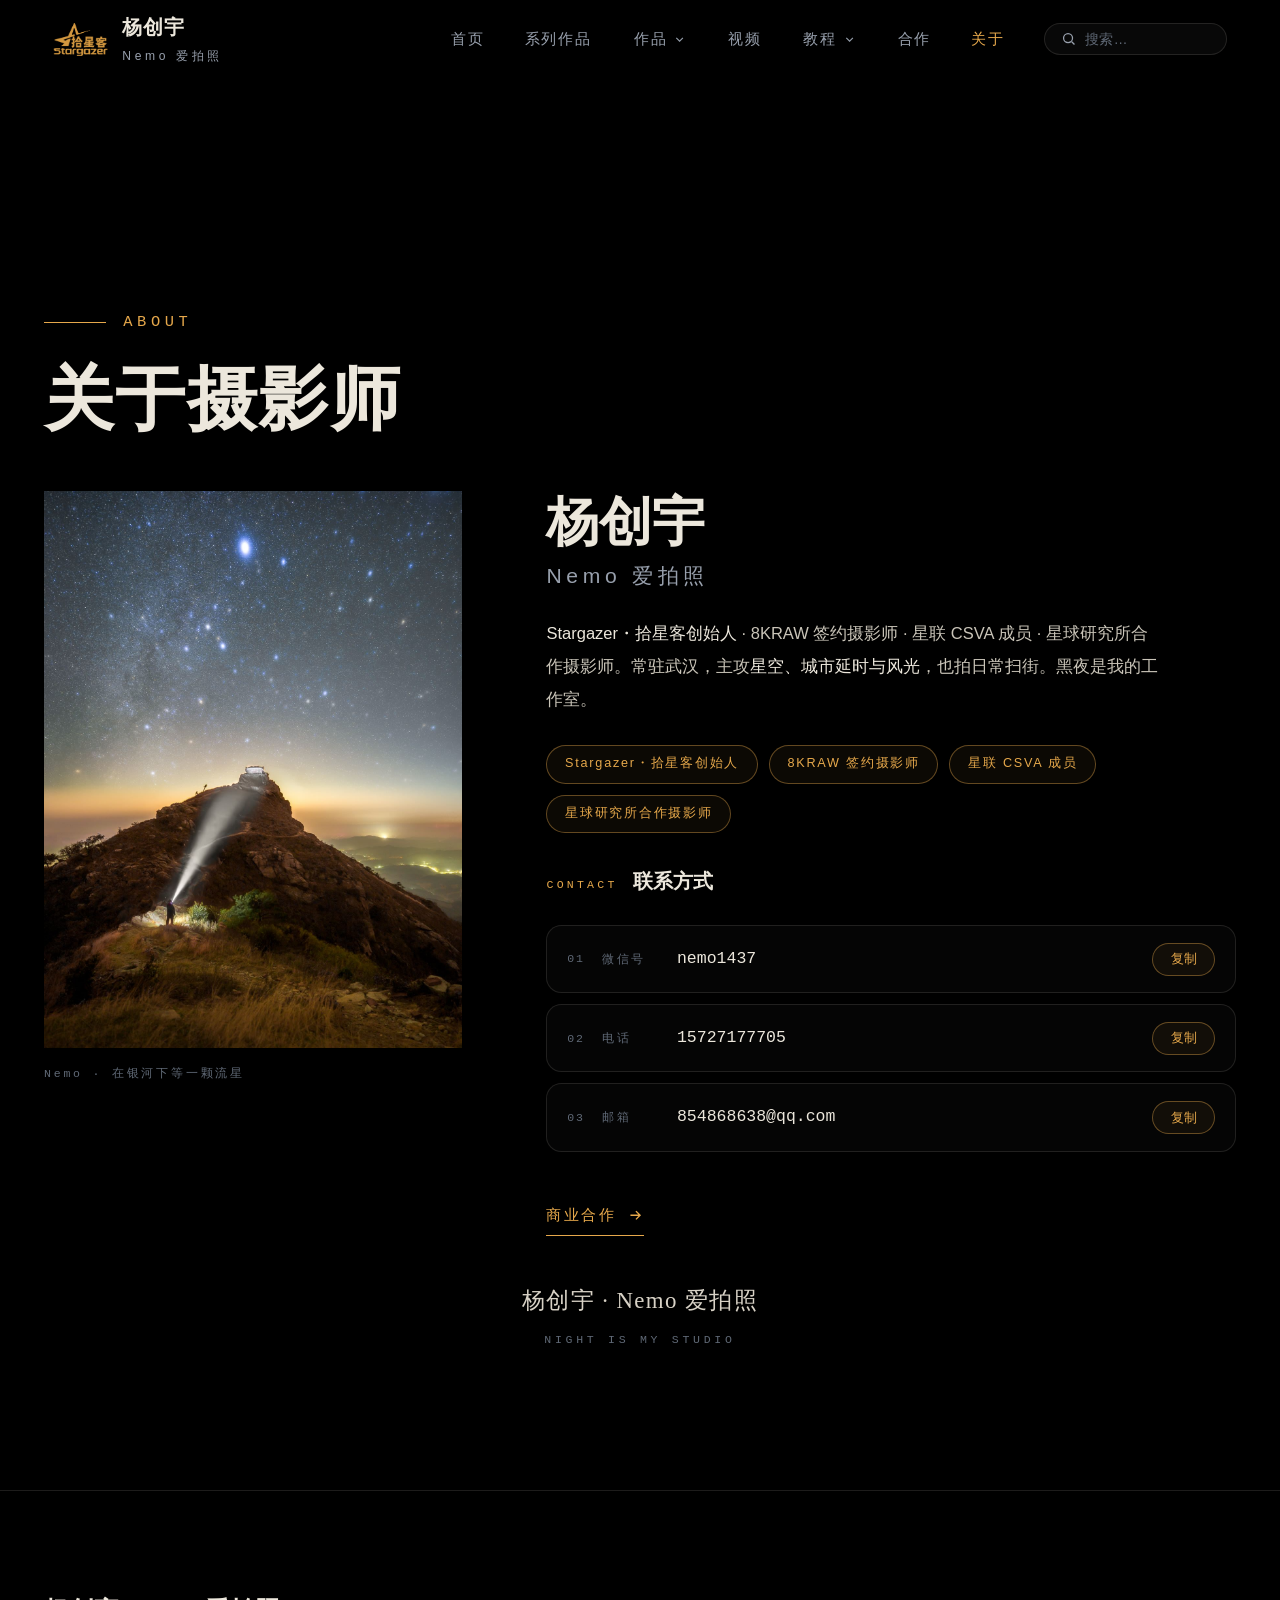
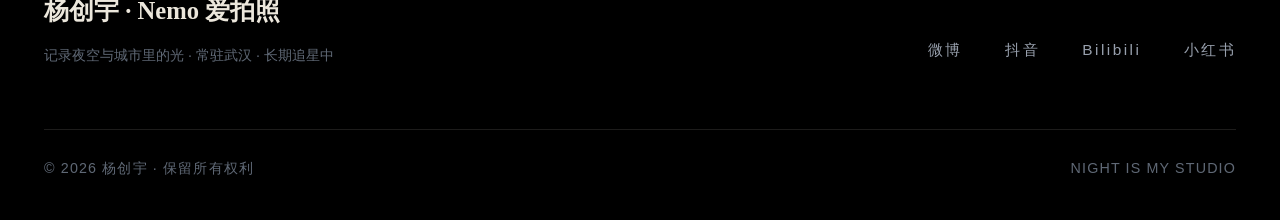
<file: about.html>
﻿<!DOCTYPE html>
<html lang="zh-CN">
<head>
<style>html{background:#000;}</style>
<meta charset="UTF-8">
<meta name="viewport" content="width=device-width, initial-scale=1.0">
<title>关于 · 杨创宇 Nemo 爱拍照</title>
<meta name="description" content="杨创宇（Nemo爱拍照），Stargazer・拾星客创始人、8KRAW签约摄影师、星联CSVA成员、星球研究所合作摄影师，常驻武汉，擅长延时、星空与城市风光。">
<link rel="preconnect" href="https://miaoda.feishu.cn">
<link rel="stylesheet" href="https://miaoda.feishu.cn/fonts/css2?family=Noto+Serif+SC:wght@400;500;600;700;900&family=Noto+Sans+SC:wght@300;400;500;700&display=swap">
<link rel="stylesheet" href="style.css?v=20260906sc">
</head>
<body data-page="about">

<!-- ===== 导航 ===== -->
<nav class="nav" aria-label="主导航">
  <a class="brand" href="index.html" aria-label="返回首页">
    <img class="brand-mark" src="works/brand/stargazer_logo_gold2.png" alt="杨创宇 Nemo 爱拍照">
    <span>
      <span class="brand-name">杨创宇</span>
      <span class="brand-sub">Nemo 爱拍照</span>
    </span>
  </a>
  <button class="nav-toggle" id="navToggle" aria-label="打开菜单" aria-expanded="false">
    <span></span><span></span><span></span>
  </button>
  <div class="nav-links" id="navLinks">
    <a href="index.html">首页</a>
    <a href="works.html">系列作品</a>
      <div class="nav-item nav-drop" id="dropWorks">
    <a class="nav-drop-btn" href="works.html">作品<svg viewBox="0 0 24 24" fill="none" stroke="currentColor" stroke-width="2"><path d="M6 9l6 6 6-6"/></svg></a>
    <div class="nav-drop-menu">
      <a href="star.html">星空<span class="cd-en">STAR</span></a>
      <a href="city.html">城市<span class="cd-en">CITY</span></a>
      <a href="nature.html">自然<span class="cd-en">NATURE</span></a>
      <a href="films.html">旅拍<span class="cd-en">TRAVEL</span></a>
    </div>
  </div>
    <a href="films.html">视频</a>
      <div class="nav-item nav-drop" id="dropTutorial">
    <a class="nav-drop-btn" href="tutorial.html">教程<svg viewBox="0 0 24 24" fill="none" stroke="currentColor" stroke-width="2"><path d="M6 9l6 6 6-6"/></svg></a>
    <div class="nav-drop-menu">
      <a href="tutorial.html#pre">前期教程<span class="cd-en">PRE</span></a>
      <a href="tutorial.html#post">后期教程<span class="cd-en">POST</span></a>
      <a href="tutorial.html">全部教程<span class="cd-en">ALL</span></a>
    </div>
  </div>
    <a href="commercial.html">合作</a>
    <a href="about.html">关于</a>
    <div class="search-box" id="searchBox">
        <svg viewBox="0 0 24 24" fill="none" stroke="currentColor" stroke-width="2" aria-hidden="true"><circle cx="11" cy="11" r="7"/><path d="M21 21l-4.3-4.3"/></svg>
        <input type="search" id="searchInput" placeholder="搜索…" autocomplete="off" aria-label="全站搜索">
        <div class="search-results" id="searchResults" role="listbox"></div>
      </div>
  </div>
</nav>

<!-- ===== 关于 ===== -->
<main class="about" id="about">
  <div class="wrap">
    <div class="page-hero reveal">
      <span class="kicker">About</span>
      <h1 class="ph-title">关于摄影师</h1>
    </div>


    <div class="about-grid">
      <div class="about-media reveal">
        <img src="works/star/star-013.jpg" alt="星空下站在山顶拍摄的摄影师背影">
        <div class="cap">Nemo · 在银河下等一颗流星</div>
      </div>
      <div class="about-body reveal">
        <div class="about-name">杨创宇
          <span class="en">Nemo 爱拍照</span>
        </div>
        <p class="about-line"><strong>Stargazer・拾星客创始人</strong> · 8KRAW 签约摄影师 · 星联 CSVA 成员 · 星球研究所合作摄影师。常驻武汉，主攻<strong>星空、城市延时与风光</strong>，也拍日常扫街。黑夜是我的工作室。</p>
        <div class="about-affil">
          <span>Stargazer・拾星客创始人</span>
          <span>8KRAW 签约摄影师</span>
          <span>星联 CSVA 成员</span>
          <span>星球研究所合作摄影师</span>
        </div>
        <div class="about-contact">
          <div class="ac-head">
            <span class="ac-tag">CONTACT</span>
            <span class="ac-name">联系方式</span>
          </div>
          <div class="cm-item" data-copy="nemo1437">
            <span class="cm-no">01</span>
            <span class="cm-label">微信号</span>
            <span class="cm-val">nemo1437</span>
            <button class="cm-copy" type="button">复制</button>
          </div>
          <div class="cm-item" data-copy="15727177705">
            <span class="cm-no">02</span>
            <span class="cm-label">电话</span>
            <span class="cm-val">15727177705</span>
            <button class="cm-copy" type="button">复制</button>
          </div>
          <div class="cm-item" data-copy="854868638@qq.com">
            <span class="cm-no">03</span>
            <span class="cm-label">邮箱</span>
            <span class="cm-val">854868638@qq.com</span>
            <button class="cm-copy" type="button">复制</button>
          </div>
        </div>
        <a class="about-cta" href="commercial.html">商业合作
          <svg viewBox="0 0 24 24" fill="none" stroke="currentColor" stroke-width="2"><path d="M5 12h14M13 6l6 6-6 6"/></svg>
        </a>
      </div>
    </div>

    



    <div class="signature reveal">杨创宇 · Nemo 爱拍照<span>NIGHT IS MY STUDIO</span></div>
  </div>
</main>

<!-- ===== 页脚 ===== -->
<footer class="footer">
  <div class="wrap">
      <div class="footer-main">
      <div class="footer-brand">
        <div class="name">杨创宇 · Nemo 爱拍照</div>
        <p>记录夜空与城市里的光 · 常驻武汉 · 长期追星中</p>
      </div>
      <div class="footer-social">
        <a class="social-link" href="https://weibo.com/u/6594337965" target="_blank" rel="noopener">微博</a>
        <a class="social-link" href="https://v.douyin.com/t9dT2E6qMxQ/" target="_blank" rel="noopener">抖音</a>
        <a class="social-link" href="https://space.bilibili.com/281006014" target="_blank" rel="noopener">Bilibili</a>
        <a class="social-link" href="https://xhslink.cn/m/5yzmBNRY4lk" target="_blank" rel="noopener">小红书</a>
      </div>
    </div>
    <div class="footer-bottom">
      <span>© 2026 杨创宇 · 保留所有权利</span>
      <span>NIGHT IS MY STUDIO</span>
    </div>
  </div>
</footer>


<script src="app.js?v=20260905e"></script>
</body>
</html>
</file>
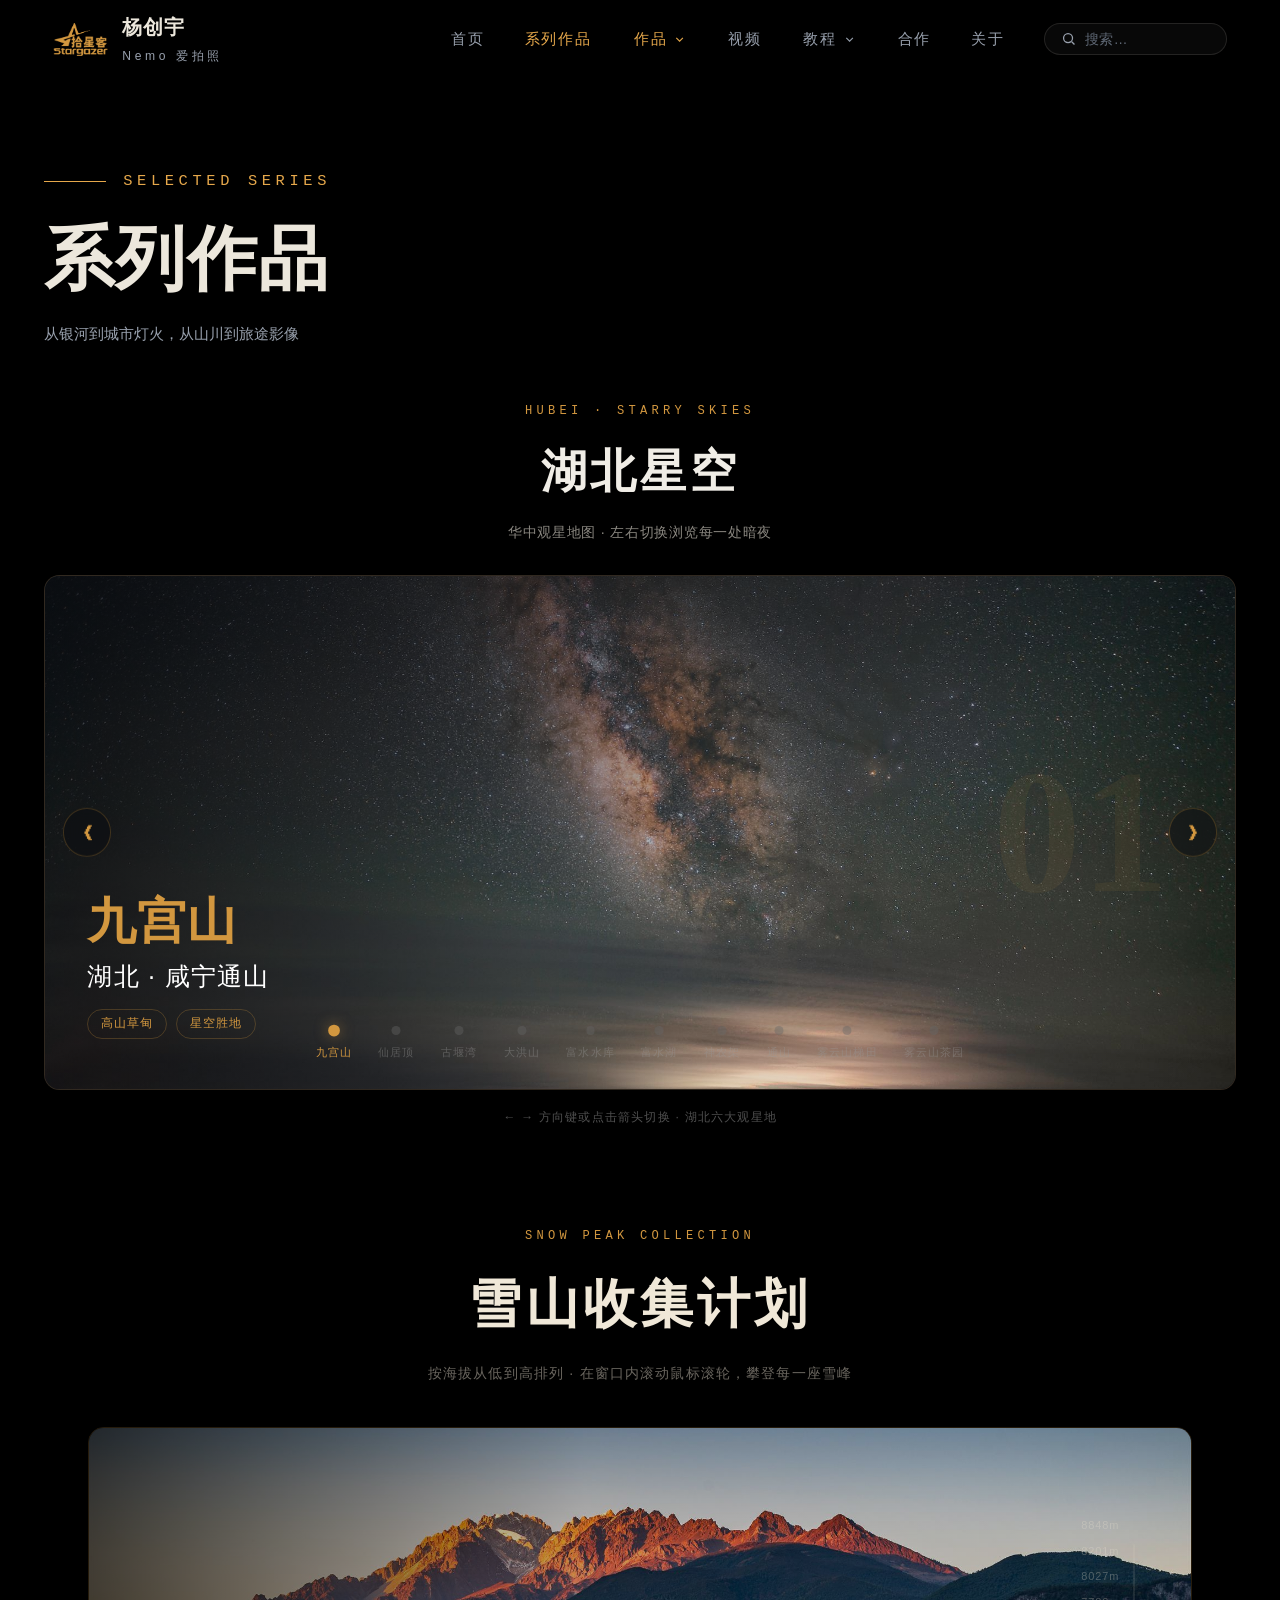
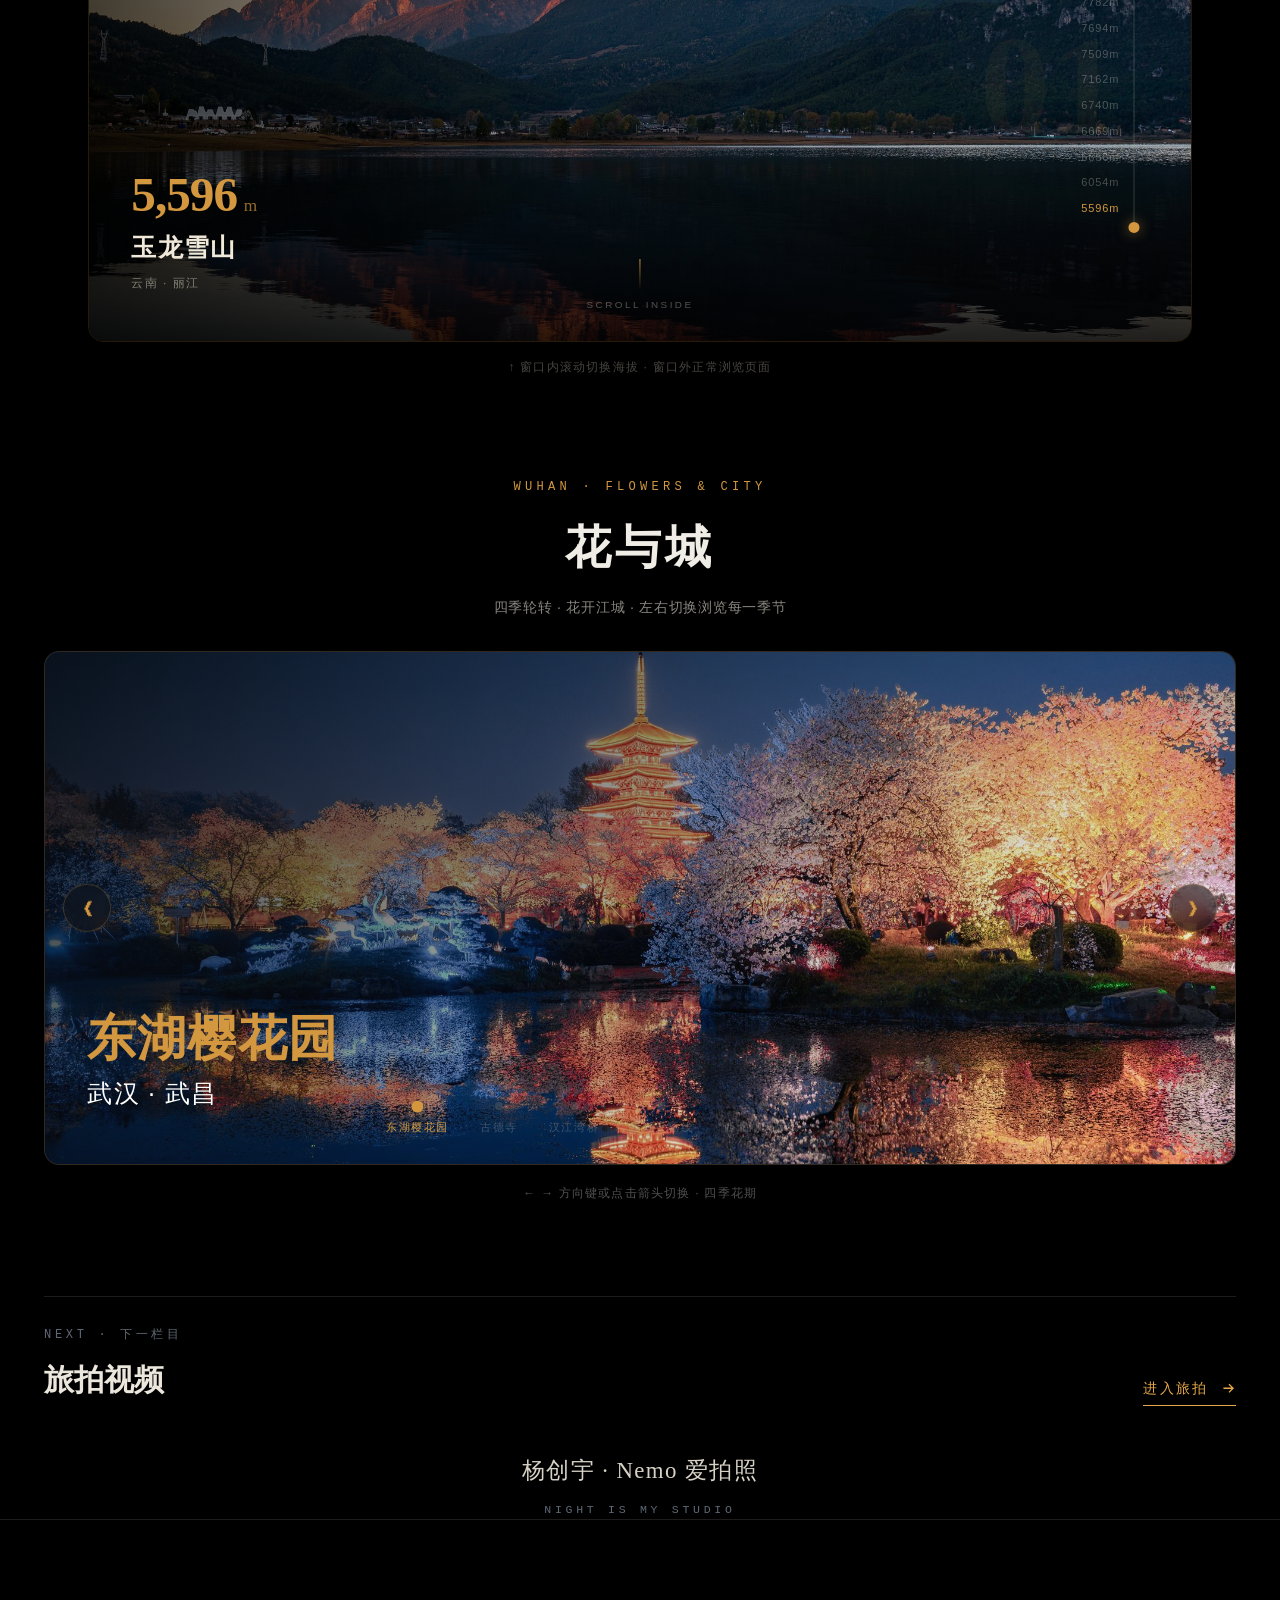
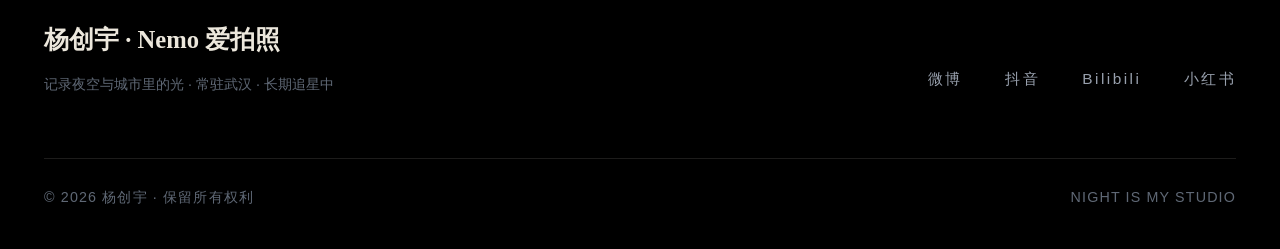
<file: works.html>
﻿<!DOCTYPE html>
<html lang="zh-CN">
<head>
<style>html{background:#000;}</style>
<meta charset="UTF-8">
<meta name="viewport" content="width=device-width, initial-scale=1.0">
<title>系列作品 · 杨创宇 Nemo 爱拍照</title>
<meta name="description" content="杨创宇（Nemo爱拍照）系列作品：星空、城市与自然，按分类浏览全部作品。">
<link rel="preconnect" href="https://miaoda.feishu.cn">
<link rel="stylesheet" href="https://miaoda.feishu.cn/fonts/css2?family=Noto+Serif+SC:wght@400;500;600;700;900&family=Noto+Sans+SC:wght@300;400;500;700&display=swap">
<link rel="stylesheet" href="style.css?v=20260906sc">
</head>
<body data-page="works">

<!-- ===== 导航 ===== -->
<nav class="nav" aria-label="主导航">
  <a class="brand" href="index.html" aria-label="返回首页">
    <img class="brand-mark" src="works/brand/stargazer_logo_gold2.png" alt="杨创宇 Nemo 爱拍照">
    <span>
      <span class="brand-name">杨创宇</span>
      <span class="brand-sub">Nemo 爱拍照</span>
    </span>
  </a>
  <button class="nav-toggle" id="navToggle" aria-label="打开菜单" aria-expanded="false">
    <span></span><span></span><span></span>
  </button>
  <div class="nav-links" id="navLinks">
    <a href="index.html">首页</a>
    <a href="works.html">系列作品</a>
      <div class="nav-item nav-drop" id="dropWorks">
    <a class="nav-drop-btn" href="works.html">作品<svg viewBox="0 0 24 24" fill="none" stroke="currentColor" stroke-width="2"><path d="M6 9l6 6 6-6"/></svg></a>
    <div class="nav-drop-menu">
      <a href="star.html">星空<span class="cd-en">STAR</span></a>
      <a href="city.html">城市<span class="cd-en">CITY</span></a>
      <a href="nature.html">自然<span class="cd-en">NATURE</span></a>
      <a href="films.html">旅拍<span class="cd-en">TRAVEL</span></a>
    </div>
  </div>
    <a href="films.html">视频</a>
      <div class="nav-item nav-drop" id="dropTutorial">
    <a class="nav-drop-btn" href="tutorial.html">教程<svg viewBox="0 0 24 24" fill="none" stroke="currentColor" stroke-width="2"><path d="M6 9l6 6 6-6"/></svg></a>
    <div class="nav-drop-menu">
      <a href="tutorial.html#pre">前期教程<span class="cd-en">PRE</span></a>
      <a href="tutorial.html#post">后期教程<span class="cd-en">POST</span></a>
      <a href="tutorial.html">全部教程<span class="cd-en">ALL</span></a>
    </div>
  </div>
    <a href="commercial.html">合作</a>
    <a href="about.html">关于</a>
    <div class="search-box" id="searchBox">
        <svg viewBox="0 0 24 24" fill="none" stroke="currentColor" stroke-width="2" aria-hidden="true"><circle cx="11" cy="11" r="7"/><path d="M21 21l-4.3-4.3"/></svg>
        <input type="search" id="searchInput" placeholder="搜索…" autocomplete="off" aria-label="全站搜索">
        <div class="search-results" id="searchResults" role="listbox"></div>
      </div>
  </div>
</nav>

<!-- ===== 系列作品（入口）===== -->
<main class="works" id="works">
  <div class="wrap">
    <div class="page-hero reveal">
      <span class="kicker">Selected Series</span>
      <h1 class="ph-title">系列作品</h1>
      <p class="ph-sub">从银河到城市灯火，从山川到旅途影像</p>
    </div>

<!-- ===== 日照金山 · 海拔爬升（窗口式） ===== -->
<style>
*{margin:0;padding:0;box-sizing:border-box}
  .hubei-stars{width:100%;max-width:1100px}
  .hs-head{text-align:center;margin-bottom:28px}
  .hs-kicker{font-family:'Courier New',monospace;font-size:11px;letter-spacing:.35em;color:#d2973f;margin-bottom:10px}
  .hs-title{font-size:clamp(28px,4vw,42px);font-weight:600;letter-spacing:.08em;color:#f0ede6;margin-bottom:8px}
  .hs-sub{font-size:13px;color:#8a8780;letter-spacing:.05em}

  .hs-window{position:relative;width:100%;height:clamp(380px,52vh,560px);border-radius:14px;overflow:hidden;border:1px solid rgba(210,151,63,.18);box-shadow:0 20px 60px rgba(0,0,0,.5);background:#0d1119}
  .hs-window{scrollbar-width:none;-ms-overflow-style:none}
  .hs-window::-webkit-scrollbar{display:none}

  .hs-slides{position:absolute;inset:0}
  .hs-slide{position:absolute;inset:0;opacity:0;transition:opacity .8s ease;pointer-events:none}
  .hs-slide.active{opacity:1;pointer-events:auto}
  .hs-slide img{width:100%;height:100%;object-fit:cover;display:block}
  .hs-slide::after{content:'';position:absolute;inset:0;background:linear-gradient(135deg,rgba(8,10,14,.88) 0%,rgba(8,10,14,.5) 35%,rgba(8,10,14,.15) 65%,transparent 100%)}

  .hs-info{position:absolute;left:3vw;bottom:5vh;z-index:5;max-width:55%}
  .hs-region{font-size:clamp(16px,1.8vw,24px);color:#fff;margin-top:6px;font-weight:500;letter-spacing:.05em}
  .hs-region::before{display:none}
  .hs-name{font-size:clamp(28px,3.5vw,48px);font-weight:700;color:#d2973f;letter-spacing:1px;line-height:1.1}
  .hs-alt{font-size:11px;color:rgba(255,255,255,.55);margin-top:4px;letter-spacing:1px}
  .hs-meta{font-size:13px;color:#b8b5ae;line-height:2;letter-spacing:.03em;margin-bottom:14px}
  .hs-meta span{display:block}
  .hs-meta strong{color:#e8e6e1;font-weight:500;margin-right:8px}
  .hs-tags{display:flex;flex-wrap:wrap;gap:8px;margin-top:10px}
  .hs-tag{padding:4px 12px;border:1px solid rgba(210,151,63,.25);border-radius:20px;font-size:10.5px;color:#d2973f;letter-spacing:.08em;font-family:'Courier New',monospace}

  .hs-index{position:absolute;right:clamp(24px,5vw,60px);top:50%;transform:translateY(-50%);z-index:4;font-size:clamp(80px,14vw,160px);font-weight:700;color:rgba(210,151,63,.07);font-family:'Georgia',serif;line-height:1;user-select:none}

  .hs-arrow{position:absolute;top:50%;transform:translateY(-50%);z-index:10;width:44px;height:44px;border-radius:50%;border:1px solid rgba(210,151,63,.25);background:rgba(10,12,16,.5);backdrop-filter:blur(8px);color:#d2973f;cursor:pointer;display:flex;align-items:center;justify-content:center;transition:all .3s;font-size:18px}
  .hs-arrow:hover{background:rgba(210,151,63,.15);border-color:rgba(210,151,63,.5)}
  .hs-arrow.prev{left:16px}
  .hs-arrow.next{right:16px}

  .hs-dots{position:absolute;bottom:24px;left:50%;transform:translateX(-50%);z-index:10;display:flex;gap:24px;align-items:center}
  .hs-dot{display:flex;flex-direction:column;align-items:center;gap:8px;cursor:pointer;opacity:.4;transition:opacity .3s}
  .hs-dot.active{opacity:1}
  .hs-dot-circle{width:8px;height:8px;border-radius:50%;background:#666;transition:all .3s}
  .hs-dot.active .hs-dot-circle{background:#d2973f;box-shadow:0 0 10px rgba(210,151,63,.5);transform:scale(1.3)}
  .hs-dot-label{font-size:10px;letter-spacing:.1em;color:#999;font-family:'Courier New',monospace;white-space:nowrap}
  .hs-dot.active .hs-dot-label{color:#d2973f}

  .hs-hint{text-align:center;margin-top:16px;font-size:11px;color:#666;letter-spacing:.1em}
</style>

<div class="hubei-stars">
  <div class="hs-head">
    <div class="hs-kicker">HUBEI · STARRY SKIES</div>
    <h2 class="hs-title">湖北星空</h2>
    <p class="hs-sub">华中观星地图 · 左右切换浏览每一处暗夜</p>
  </div>

  <div class="hs-window" id="hsWindow">
    <div class="hs-slides" id="hsSlides"></div>
    <div class="hs-info" id="hsInfo"></div>
    <div class="hs-index" id="hsIndex">01</div>
    <button class="hs-arrow prev" id="hsPrev">&#10094;</button>
    <button class="hs-arrow next" id="hsNext">&#10095;</button>
    <div class="hs-dots" id="hsDots"></div>
  </div>
  <div class="hs-hint">← → 方向键或点击箭头切换 · 湖北六大观星地</div>
</div>
<script>
(function(){
const SPOTS = [
  {region:'湖北 · 咸宁通山', name:'九宫山', alt:'海拔 1657m', coord:'', season:'', tags:['高山草甸','星空胜地'], img:'works/hubei-stars/九宫山.jpg'},
  {region:'湖北 · 孝感大悟', name:'仙居顶', alt:'海拔 608m', coord:'', season:'', tags:['风车云海','露营观星'], img:'works/hubei-stars/仙居顶.jpg'},
  {region:'湖北 · 咸宁崇阳', name:'古堰湾', alt:'', coord:'', season:'', tags:['千年古堰','溪谷瀑布'], img:'works/hubei-stars/古堰湾.jpg'},
  {region:'湖北 · 随州随县', name:'大洪山', alt:'海拔 1055m', coord:'', season:'', tags:['楚北第一峰','森林氧吧'], img:'works/hubei-stars/大洪山.jpg'},
  {region:'湖北 · 黄石阳新', name:'富水水库', alt:'', coord:'', season:'', tags:['千岛之湖','湿地星空'], img:'works/hubei-stars/富水水库.jpg'},
  {region:'湖北 · 黄石阳新', name:'富水湖', alt:'', coord:'', season:'', tags:['湖光山色','日落星空'], img:'works/hubei-stars/富水水库 (2).jpg'},
  {region:'湖北 · 神农架林区', name:'神农架', alt:'', coord:'', season:'', tags:['原始森林','暗夜公园'], img:'works/hubei-stars/神农架.jpg'},
  {region:'湖北 · 咸宁通山', name:'通山', alt:'', coord:'', season:'', tags:['幕阜山脉','乡村暗夜'], img:'works/hubei-stars/通山县.jpg'},
  {region:'湖北 · 黄冈蕲春', name:'雾云山梯田', alt:'海拔 800m', coord:'', season:'', tags:['大地指纹','梯田星空'], img:'works/hubei-stars/雾云山梯田.jpg'},
  {region:'湖北 · 黄冈蕲春', name:'雾云山茶园', alt:'海拔 800m', coord:'', season:'', tags:['高山茶园','茶源星空'], img:'works/hubei-stars/雾云山茶园.jpg'}
];

let cur = 0;
const slidesEl = document.getElementById('hsSlides');
const infoEl = document.getElementById('hsInfo');
const indexEl = document.getElementById('hsIndex');
const dotsEl = document.getElementById('hsDots');

SPOTS.forEach((s, i) => {
  const slide = document.createElement('div');
  slide.className = 'hs-slide' + (i === 0 ? ' active' : '');
  slide.innerHTML = '<img src="' + s.img + '" alt="' + s.name + '">';
  slidesEl.appendChild(slide);

  const dot = document.createElement('div');
  dot.className = 'hs-dot' + (i === 0 ? ' active' : '');
  dot.innerHTML = '<div class="hs-dot-circle"></div><div class="hs-dot-label">' + s.name + '</div>';
  dot.addEventListener('click', () => goTo(i));
  dotsEl.appendChild(dot);
});

function render() {
  const s = SPOTS[cur];
  document.querySelectorAll('.hs-slide').forEach((el, i) => el.classList.toggle('active', i === cur));
  document.querySelectorAll('.hs-dot').forEach((el, i) => el.classList.toggle('active', i === cur));
  let html = '<div class="hs-name">' + s.name + '</div>';
  html += '<div class="hs-region">' + s.region + '</div>';
  if (s.tags && s.tags.length > 0) {
    html += '<div class="hs-tags">' + s.tags.map(t => '<span class="hs-tag">' + t + '</span>').join('') + '</div>';
  }
  infoEl.innerHTML = html;
  indexEl.textContent = String(cur + 1).padStart(2, '0');
}

function goTo(i) { cur = (i + SPOTS.length) % SPOTS.length; render(); }

document.getElementById('hsPrev').addEventListener('click', () => goTo(cur - 1));
document.getElementById('hsNext').addEventListener('click', () => goTo(cur + 1));
document.addEventListener('keydown', e => { if (e.key === 'ArrowLeft') goTo(cur - 1); if (e.key === 'ArrowRight') goTo(cur + 1); });

let touchX = 0;
document.getElementById('hsWindow').addEventListener('touchstart', e => touchX = e.touches[0].clientX);
document.getElementById('hsWindow').addEventListener('touchend', e => {
  const dx = e.changedTouches[0].clientX - touchX;
  if (Math.abs(dx) > 50) goTo(cur + (dx < 0 ? 1 : -1));
});

render();
})();
</script>

<section class="golden-peaks" id="goldenPeaks">
  <div class="gp-head wrap">
    <span class="kicker">Snow Peak Collection</span>
    <h2 class="gp-title">雪山收集计划</h2>
    <p class="gp-sub">按海拔从低到高排列 · 在窗口内滚动鼠标滚轮，攀登每一座雪峰</p>
  </div>

  <div class="wrap">
    <div class="gp-window" id="gpWindow">
      <div class="gp-window-inner" id="gpWindowInner">
        <div class="gp-viewport" id="gpViewport">
          <div class="gp-counter" id="gpCounter">01</div>
          <div class="gp-info" id="gpInfo">
            <div class="gp-alt" id="gpAlt">0<span class="gp-unit">m</span></div>
            <div class="gp-name" id="gpName">雪山名称</div>
            <div class="gp-loc" id="gpLoc">拍摄地点</div>
          </div>
          <div class="gp-scale" id="gpScale">
            <div class="gp-track" id="gpTrack" style="height:0%"></div>
            <div class="gp-dot" id="gpDot" style="bottom:0%"></div>
          </div>
          <div class="gp-hint">
            <div class="gp-hint-line"></div>
            <div class="gp-hint-text">Scroll inside</div>
          </div>
        </div>
      </div>
    </div>
    <p class="gp-window-note">↑ 窗口内滚动切换海拔 · 窗口外正常浏览页面</p>
  </div>
</section>

<style>
.golden-peaks{background:#000;padding:clamp(50px,7vw,100px) 0;position:relative}
.gp-head{text-align:center;margin-bottom:clamp(24px,3vw,40px)}
.gp-head .kicker{font-size:11px;letter-spacing:.35em;color:#d2973f;text-transform:uppercase;display:block;margin-bottom:12px}
.gp-title{font-size:clamp(28px,4.5vw,48px);font-weight:900;color:#f0e8d8;letter-spacing:.08em;font-family:'Noto Serif SC',serif}
.gp-sub{font-size:13px;color:rgba(232,224,208,.45);margin-top:10px;letter-spacing:.08em}

/* ===== 窗口 ===== */
.gp-window{
  width:100%;max-width:1100px;margin:0 auto;
  height:clamp(380px,52vh,560px);
  border-radius:14px;overflow-y:auto;overflow-x:hidden;
  border:1px solid rgba(210,151,63,.18);
  box-shadow:0 20px 60px rgba(0,0,0,.6),0 0 0 1px rgba(210,151,63,.05) inset;
  scroll-behavior:auto;
}
.gp-window{scrollbar-width:none;-ms-overflow-style:none}
.gp-window::-webkit-scrollbar{display:none;width:0;height:0}
.gp-window-inner{position:relative}
.gp-viewport{
  position:sticky;top:0;
  height:clamp(380px,52vh,560px);
  width:100%;overflow:hidden;background:#0a0a0a;
}
.gp-bg{position:absolute;inset:0;background-size:cover;background-position:center;opacity:0;transform:scale(1.06);transition:opacity 1s ease,transform 5s ease-out;will-change:opacity,transform}
.gp-bg.active{opacity:1;transform:scale(1)}
.gp-bg::after{content:'';position:absolute;inset:0;background:linear-gradient(to right,rgba(0,0,0,.72) 0%,rgba(0,0,0,.2) 45%,rgba(0,0,0,.08) 100%),linear-gradient(to top,rgba(0,0,0,.75) 0%,transparent 40%)}

.gp-counter{position:absolute;top:50%;right:5vw;transform:translateY(-50%);z-index:5;font-size:clamp(70px,10vw,130px);font-weight:900;color:rgba(210,151,63,.05);line-height:1;pointer-events:none;font-family:'Noto Serif SC',serif}

.gp-info{position:absolute;left:3vw;bottom:5vh;z-index:10;max-width:55%}
.gp-alt{font-size:clamp(28px,3.5vw,48px);font-weight:900;color:#d2973f;line-height:1;letter-spacing:-.02em;font-family:'Noto Serif SC',serif;opacity:0;transform:translateY(18px);transition:opacity .7s ease .15s,transform .7s ease .15s}
.gp-alt .gp-unit{font-size:.35em;font-weight:400;color:rgba(210,151,63,.7);margin-left:6px;letter-spacing:.1em}
.gp-name{font-size:clamp(16px,1.8vw,24px);font-weight:700;color:#f0e8d8;margin-top:6px;letter-spacing:.05em;opacity:0;transform:translateY(14px);transition:opacity .7s ease .28s,transform .7s ease .28s}
.gp-loc{font-size:11px;color:rgba(232,224,208,.5);margin-top:4px;letter-spacing:.12em;opacity:0;transform:translateY(10px);transition:opacity .7s ease .4s,transform .7s ease .4s}
.gp-info.show .gp-alt,.gp-info.show .gp-name,.gp-info.show .gp-loc{opacity:1;transform:translateY(0)}

.gp-scale{position:absolute;right:4vw;top:50%;transform:translateY(-50%);z-index:10;height:55%;width:2px;background:rgba(232,224,208,.1)}
.gp-track{position:absolute;left:0;bottom:0;width:100%;background:linear-gradient(to top,#d2973f,#e6a84b);transition:height .7s cubic-bezier(.22,1,.36,1)}
.gp-dot{position:absolute;left:50%;transform:translate(-50%,50%);width:10px;height:10px;border-radius:50%;background:#d2973f;box-shadow:0 0 12px rgba(210,151,63,.6);transition:bottom .7s cubic-bezier(.22,1,.36,1)}
.gp-tick{position:absolute;right:14px;transform:translateY(-50%);font-size:10px;color:rgba(232,224,208,.3);letter-spacing:.08em;white-space:nowrap;transition:color .3s}
.gp-tick.active{color:#d2973f}

.gp-hint{position:absolute;bottom:3vh;left:50%;transform:translateX(-50%);z-index:10;text-align:center}
.gp-hint-line{width:1px;height:28px;background:linear-gradient(to bottom,#d2973f,transparent);margin:0 auto 6px;animation:gpPulse 2s ease-in-out infinite}
.gp-hint-text{font-size:9px;letter-spacing:.25em;color:rgba(232,224,208,.35);text-transform:uppercase}
@keyframes gpPulse{0%,100%{opacity:.3;transform:scaleY(.6)}50%{opacity:1;transform:scaleY(1)}}

.gp-window-note{text-align:center;font-size:11px;color:rgba(232,224,208,.3);margin-top:14px;letter-spacing:.1em}

@media (max-width:768px){
  .gp-info{left:3vw;bottom:4vh;max-width:65%}
  .gp-scale{right:3vw}
  .gp-counter{right:3vw;font-size:60px}
  .gp-tick{font-size:9px;right:10px}
}
</style>

<script>
(function(){
  var PEAKS = [
    { name: '玉龙雪山', altitude: 5596, location: '云南 · 丽江', img: 'works/golden-peaks/玉龙雪山.jpg' },
    { name: '缅茨姆峰', altitude: 6054, location: '云南 · 德钦', img: 'works/golden-peaks/缅茨姆.jpg' },
    { name: '冈仁波齐峰', altitude: 6656, location: '西藏 · 普兰', img: 'works/golden-peaks/冈仁波齐.jpg' },
    { name: '阿玛直米峰', altitude: 6669, location: '西藏 · 定结', img: 'works/golden-peaks/阿玛直米.jpg' },
    { name: '卡瓦格博峰', altitude: 6740, location: '云南 · 德钦', img: 'works/golden-peaks/卡瓦格博.jpg' },
    { name: '念青唐古拉峰', altitude: 7162, location: '西藏 · 当雄', img: 'works/golden-peaks/念青唐古拉.jpg' },
    { name: '贡嘎山', altitude: 7509, location: '四川 · 康定', img: 'works/golden-peaks/贡嘎群峰.jpg' },
    { name: '纳木那尼峰', altitude: 7694, location: '西藏 · 普兰', img: 'works/golden-peaks/那木纳尼.jpg' },
    { name: '南迦巴瓦峰', altitude: 7782, location: '西藏 · 林芝', img: 'works/golden-peaks/南迦巴瓦 .jpg' },
    { name: '希夏邦马峰', altitude: 8027, location: '西藏 · 聂拉木', img: 'works/golden-peaks/希夏邦马.jpg' },
    { name: '卓奥友峰', altitude: 8201, location: '西藏 · 定日', img: 'works/golden-peaks/卓奥友.jpg' },
    { name: '珠穆朗玛峰', altitude: 8848, location: '西藏 · 定日', img: 'works/golden-peaks/珠峰.jpg' }
  ];

  var winEl = document.getElementById('gpWindow');
  var innerEl = document.getElementById('gpWindowInner');
  var viewport = document.getElementById('gpViewport');
  var infoEl = document.getElementById('gpInfo');
  var altEl = document.getElementById('gpAlt');
  var nameEl = document.getElementById('gpName');
  var locEl = document.getElementById('gpLoc');
  var trackEl = document.getElementById('gpTrack');
  var dotEl = document.getElementById('gpDot');
  var counterEl = document.getElementById('gpCounter');
  var scaleEl = document.getElementById('gpScale');
  if(!winEl || !viewport) return;

  // 窗口内部高度 = N * 窗口高度
  var vh = viewport.offsetHeight;
  innerEl.style.height = (PEAKS.length * vh) + 'px';

  PEAKS.forEach(function(p, i){
    var bg = document.createElement('div');
    bg.className = 'gp-bg' + (i === 0 ? ' active' : '');
    bg.style.backgroundImage = "url('" + p.img + "')";
    viewport.appendChild(bg);
    var tick = document.createElement('div');
    tick.className = 'gp-tick' + (i === 0 ? ' active' : '');
    tick.textContent = p.altitude + 'm';
    tick.style.bottom = (PEAKS.length > 1 ? i / (PEAKS.length - 1) * 100 : 0) + '%';
    scaleEl.appendChild(tick);
  });

  var currentIndex = -1;
  function update(){
    var total = innerEl.offsetHeight - winEl.clientHeight;
    var scrolled = Math.min(Math.max(winEl.scrollTop, 0), total);
    var progress = total > 0 ? scrolled / total : 0;
    var idx = Math.min(Math.floor(progress * PEAKS.length), PEAKS.length - 1);

    if(idx !== currentIndex){
      currentIndex = idx;
      var p = PEAKS[idx];
      var bgs = viewport.querySelectorAll('.gp-bg');
      for(var b = 0; b < bgs.length; b++) bgs[b].classList.toggle('active', b === idx);
      infoEl.classList.remove('show');
      setTimeout(function(){
        altEl.innerHTML = p.altitude.toLocaleString() + '<span class="gp-unit">m</span>';
        nameEl.textContent = p.name;
        locEl.textContent = p.location;
        counterEl.textContent = String(idx + 1).padStart(2, '0');
        infoEl.classList.add('show');
      }, 250);
      var ticks = scaleEl.querySelectorAll('.gp-tick');
      for(var t = 0; t < ticks.length; t++) ticks[t].classList.toggle('active', t === idx);
    }
    trackEl.style.height = (progress * 100) + '%';
    dotEl.style.bottom = (progress * 100) + '%';
  }

  winEl.addEventListener('scroll', update, { passive: true });
  window.addEventListener('resize', function(){
    vh = viewport.offsetHeight;
    innerEl.style.height = (PEAKS.length * vh) + 'px';
    update();
  });
  update();
  setTimeout(function(){ infoEl.classList.add('show'); }, 400);
})();
</script>

<style>
*{margin:0;padding:0;box-sizing:border-box}
  
  

  /* ===== 组件容器 ===== */
  .flower-city{width:100%;max-width:1100px}
  .fc-head{text-align:center;margin-bottom:28px}
  .fc-kicker{font-family:'Courier New',monospace;font-size:11px;letter-spacing:.35em;color:#d2973f;margin-bottom:10px}
  .fc-title{font-size:clamp(28px,4vw,42px);font-weight:600;letter-spacing:.08em;color:#f0ede6;margin-bottom:8px}
  .fc-sub{font-size:13px;color:#8a8780;letter-spacing:.05em}

  /* ===== 窗口 ===== */
  .fc-window{position:relative;width:100%;height:clamp(380px,52vh,560px);border-radius:14px;overflow:hidden;border:1px solid rgba(210,151,63,.18);box-shadow:0 20px 60px rgba(0,0,0,.5);background:#0d1119}
  .fc-window{scrollbar-width:none;-ms-overflow-style:none}
  .fc-window::-webkit-scrollbar{display:none}

  /* 背景图层 */
  .fc-slides{position:absolute;inset:0}
  .fc-slide{position:absolute;inset:0;opacity:0;transition:opacity .8s ease;pointer-events:none}
  .fc-slide.active{opacity:1;pointer-events:auto}
  .fc-slide img{width:100%;height:100%;object-fit:cover;display:block}
  .fc-slide::after{content:'';position:absolute;inset:0;background:linear-gradient(135deg,rgba(8,10,14,.88) 0%,rgba(8,10,14,.5) 35%,rgba(8,10,14,.15) 65%,transparent 100%)}

  /* 左侧信息 */
  .fc-info{position:absolute;left:3vw;bottom:5vh;z-index:5;max-width:55%}
  .fc-season{font-family:'Courier New',monospace;font-size:11px;letter-spacing:.3em;color:#d2973f;margin-bottom:12px;display:flex;align-items:center;gap:10px}
  .fc-season::before{display:none}
  .fc-flower{font-size:clamp(28px,3.5vw,48px);font-weight:700;color:#d2973f;letter-spacing:1px;line-height:1.1}
  .fc-latin{font-family:'Courier New',monospace;font-size:12px;letter-spacing:.2em;color:#8a8780;margin-bottom:18px}
  .fc-location{font-size:clamp(16px,1.8vw,24px);color:#fff;margin-top:6px;font-weight:500;letter-spacing:.05em}
  .fc-location span{display:inline-block;margin-right:16px}
  .fc-bloom{display:inline-block;margin-top:14px;padding:5px 14px;border:1px solid rgba(210,151,63,.3);border-radius:20px;font-size:11px;color:#d2973f;letter-spacing:.1em;font-family:'Courier New',monospace}

  /* 序号大字 */
  .fc-index{position:absolute;right:clamp(24px,5vw,60px);top:50%;transform:translateY(-50%);z-index:4;font-size:clamp(80px,14vw,160px);font-weight:700;color:rgba(210,151,63,.07);font-family:'Georgia',serif;line-height:1;user-select:none}

  /* 左右箭头 */
  .fc-arrow{position:absolute;top:50%;transform:translateY(-50%);z-index:10;width:44px;height:44px;border-radius:50%;border:1px solid rgba(210,151,63,.25);background:rgba(10,12,16,.5);backdrop-filter:blur(8px);color:#d2973f;cursor:pointer;display:flex;align-items:center;justify-content:center;transition:all .3s;font-size:18px}
  .fc-arrow:hover{background:rgba(210,151,63,.15);border-color:rgba(210,151,63,.5)}
  .fc-arrow.prev{left:16px}
  .fc-arrow.next{right:16px}

  /* 底部四季进度 */
  .fc-dots{position:absolute;bottom:24px;left:50%;transform:translateX(-50%);z-index:10;display:flex;gap:28px;align-items:center}
  .fc-dot{display:flex;flex-direction:column;align-items:center;gap:8px;cursor:pointer;opacity:.4;transition:opacity .3s}
  .fc-dot.active{opacity:1}
  .fc-dot-circle{width:8px;height:8px;border-radius:50%;background:#666;transition:all .3s}
  .fc-dot.active .fc-dot-circle{background:#d2973f;box-shadow:0 0 10px rgba(210,151,63,.5);transform:scale(1.3)}
  .fc-dot-label{font-size:10px;letter-spacing:.15em;color:#999;font-family:'Courier New',monospace;white-space:nowrap}
  .fc-dot.active .fc-dot-label{color:#d2973f}

  /* 底部提示 */
  .fc-hint{text-align:center;margin-top:16px;font-size:11px;color:#666;letter-spacing:.1em}
</style>

<div class="flower-city">
  <div class="fc-head">
    <div class="fc-kicker">WUHAN · FLOWERS &amp; CITY</div>
    <h2 class="fc-title">花与城</h2>
    <p class="fc-sub">四季轮转 · 花开江城 · 左右切换浏览每一季节</p>
  </div>

  <div class="fc-window" id="fcWindow">
    <div class="fc-slides" id="fcSlides"></div>
    <div class="fc-info" id="fcInfo"></div>
    <div class="fc-index" id="fcIndex">01</div>
    <button class="fc-arrow prev" id="fcPrev">&#10094;</button>
    <button class="fc-arrow next" id="fcNext">&#10095;</button>
    <div class="fc-dots" id="fcDots"></div>
  </div>
  <div class="fc-hint">← → 方向键或点击箭头切换 · 四季花期</div>
</div>
<script>
(function(){
const SEASONS = [
  {flower:'东湖樱花园', location:'武汉 · 武昌', img:'works/flower-city/东湖樱花园.jpg'},
  {flower:'古德寺', location:'武汉 · 江岸', img:'works/flower-city/古德寺.jpg'},
  {flower:'汉江湾桥', location:'武汉 · 硚口', img:'works/flower-city/汉江湾桥.jpg'},
  {flower:'沙湖天际线', location:'武汉 · 武昌', img:'works/flower-city/沙湖天际线.jpg'},
  {flower:'西北湖天际线', location:'武汉 · 江汉', img:'works/flower-city/西北湖天际线.jpg'},
  {flower:'鹦鹉洲大桥', location:'武汉 · 汉阳', img:'works/flower-city/鹦鹉洲大桥.jpg'}
];

let cur = 0;
const slidesEl = document.getElementById('fcSlides');
const infoEl = document.getElementById('fcInfo');
const indexEl = document.getElementById('fcIndex');
const dotsEl = document.getElementById('fcDots');

// 构建幻灯片
SEASONS.forEach((s, i) => {
  const slide = document.createElement('div');
  slide.className = 'fc-slide' + (i === 0 ? ' active' : '');
  slide.innerHTML = '<img src="' + s.img + '" alt="' + s.flower + '">';
  slidesEl.appendChild(slide);

  const dot = document.createElement('div');
  dot.className = 'fc-dot' + (i === 0 ? ' active' : '');
  dot.innerHTML = '<div class="fc-dot-circle"></div><div class="fc-dot-label">' + s.flower + '</div>';
  dot.addEventListener('click', () => goTo(i));
  dotsEl.appendChild(dot);
});

function render() {
  const s = SEASONS[cur];
  document.querySelectorAll('.fc-slide').forEach((el, i) => el.classList.toggle('active', i === cur));
  document.querySelectorAll('.fc-dot').forEach((el, i) => el.classList.toggle('active', i === cur));
  let html = '<div class="fc-flower">' + s.flower + '</div>';
  html += '<div class="fc-location">' + s.location + '</div>';
  infoEl.innerHTML = html;
  indexEl.textContent = String(cur + 1).padStart(2, '0');
}

function goTo(i) { cur = (i + SEASONS.length) % SEASONS.length; render(); }

document.getElementById('fcPrev').addEventListener('click', () => goTo(cur - 1));
document.getElementById('fcNext').addEventListener('click', () => goTo(cur + 1));
document.addEventListener('keydown', e => { if (e.key === 'ArrowLeft') goTo(cur - 1); if (e.key === 'ArrowRight') goTo(cur + 1); });

// 触摸滑动
let touchX = 0;
document.getElementById('fcWindow').addEventListener('touchstart', e => touchX = e.touches[0].clientX);
document.getElementById('fcWindow').addEventListener('touchend', e => {
  const dx = e.changedTouches[0].clientX - touchX;
  if (Math.abs(dx) > 50) goTo(cur + (dx < 0 ? 1 : -1));
});

render();
})();
</script>

<style>
*{margin:0;padding:0;box-sizing:border-box}
  
  

  /* ===== 组件容器 ===== */
  .wuhan-bridges{width:100%;max-width:1100px}
  .wb-head{text-align:center;margin-bottom:28px}
  .wb-kicker{font-family:'Courier New',monospace;font-size:11px;letter-spacing:.35em;color:#d2973f;margin-bottom:10px}
  .wb-title{font-size:clamp(28px,4vw,42px);font-weight:600;letter-spacing:.08em;color:#f0ede6;margin-bottom:8px}
  .wb-sub{font-size:13px;color:#8a8780;letter-spacing:.05em}

  /* ===== 窗口 ===== */
  .wb-window{position:relative;width:100%;height:clamp(380px,52vh,560px);border-radius:14px;overflow-y:auto;overflow-x:hidden;border:1px solid rgba(210,151,63,.18);box-shadow:0 20px 60px rgba(0,0,0,.5);background:#0d1119;scroll-behavior:smooth}
  .wb-window{scrollbar-width:none;-ms-overflow-style:none}
  .wb-window::-webkit-scrollbar{display:none}

  /* 每个桥的滚动段 */
  .wb-panel{position:relative;width:100%;height:100%;flex-shrink:0;overflow:hidden}
  .wb-panel img{position:absolute;inset:0;width:100%;height:100%;object-fit:cover;display:block;transition:transform 1s ease}
  .wb-panel::after{content:'';position:absolute;inset:0;background:linear-gradient(90deg,rgba(10,12,16,.8) 0%,rgba(10,12,16,.4) 50%,rgba(10,12,16,.15) 100%)}

  /* 左侧信息 */
  .wb-info{position:absolute;left:clamp(24px,4vw,48px);top:50%;transform:translateY(-50%);z-index:5;max-width:50%}
  .wb-year{font-family:'Georgia',serif;font-size:clamp(48px,8vw,84px);font-weight:700;color:#d2973f;line-height:1;margin-bottom:4px;letter-spacing:-.02em}
  .wb-year-label{font-family:'Courier New',monospace;font-size:10px;letter-spacing:.3em;color:rgba(210,151,63,.6);margin-bottom:14px}
  .wb-name{font-size:clamp(24px,3.5vw,36px);font-weight:600;color:#f0ede6;letter-spacing:.06em;margin-bottom:10px;line-height:1.2}
  .wb-type{display:inline-block;padding:4px 12px;border:1px solid rgba(210,151,63,.25);border-radius:4px;font-size:11px;color:#d2973f;letter-spacing:.1em;margin-bottom:14px;font-family:'Courier New',monospace}
  .wb-meta{font-size:13px;color:#b8b5ae;line-height:2;letter-spacing:.03em}
  .wb-meta span{display:block}
  .wb-meta strong{color:#e8e6e1;font-weight:500;margin-right:8px}
  .wb-note{margin-top:14px;font-size:12px;color:#8a8780;line-height:1.7;font-style:italic;border-left:2px solid rgba(210,151,63,.3);padding-left:12px}

  /* 右侧年份时间轴 */
  .wb-timeline{position:absolute;right:clamp(20px,3vw,36px);top:50%;transform:translateY(-50%);z-index:6;display:flex;flex-direction:column;align-items:center;gap:0}
  .wb-tl-line{width:1px;height:100%;background:linear-gradient(to bottom,rgba(210,151,63,.05),rgba(210,151,63,.2),rgba(210,151,63,.05));position:absolute;top:0;left:50%;transform:translateX(-50%)}
  .wb-tl-item{position:relative;display:flex;align-items:center;gap:10px;padding:10px 0;cursor:pointer;opacity:.35;transition:opacity .3s}
  .wb-tl-item.active{opacity:1}
  .wb-tl-dot{width:8px;height:8px;border-radius:50%;background:#555;transition:all .3s;flex-shrink:0;position:relative;z-index:1}
  .wb-tl-item.active .wb-tl-dot{background:#d2973f;box-shadow:0 0 12px rgba(210,151,63,.6);transform:scale(1.4)}
  .wb-tl-year{font-family:'Courier New',monospace;font-size:10px;color:#888;letter-spacing:.1em;white-space:nowrap;text-align:right;width:36px}
  .wb-tl-item.active .wb-tl-year{color:#d2973f}

  /* 序号大字 */
  .wb-index{position:absolute;right:clamp(60px,8vw,100px);top:50%;transform:translateY(-50%);z-index:4;font-size:clamp(80px,14vw,160px);font-weight:700;color:rgba(210,151,63,.06);font-family:'Georgia',serif;line-height:1;user-select:none}

  /* 底部提示 */
  .wb-hint{text-align:center;margin-top:16px;font-size:11px;color:#666;letter-spacing:.1em}
</style>

    <!-- NEXT 导航 -->
    <div class="next-bar reveal">
      <div>
        <div class="nb-label">NEXT · 下一栏目</div>
        <div class="nb-title">旅拍视频</div>
      </div>
      <a class="nb-link" href="films.html">进入旅拍
        <svg viewBox="0 0 24 24" fill="none" stroke="currentColor" stroke-width="2"><path d="M5 12h14M13 6l6 6-6 6"/></svg>
      </a>
    </div>

    <div class="signature reveal">杨创宇 · Nemo 爱拍照<span>NIGHT IS MY STUDIO</span></div>
  </div>
</main>

<!-- ===== 页脚 ===== -->
<footer class="footer">
  <div class="wrap">
      <div class="footer-main">
      <div class="footer-brand">
        <div class="name">杨创宇 · Nemo 爱拍照</div>
        <p>记录夜空与城市里的光 · 常驻武汉 · 长期追星中</p>
      </div>
      <div class="footer-social">
        <a class="social-link" href="https://weibo.com/u/6594337965" target="_blank" rel="noopener">微博</a>
        <a class="social-link" href="https://v.douyin.com/t9dT2E6qMxQ/" target="_blank" rel="noopener">抖音</a>
<a class="social-link" href="https://space.bilibili.com/281006014" target="_blank" rel="noopener">Bilibili</a>
        <a class="social-link" href="https://xhslink.cn/m/5yzmBNRY4lk" target="_blank" rel="noopener">小红书</a>
</div>
    </div>
    <div class="footer-bottom">
      <span>© 2026 杨创宇 · 保留所有权利</span>
      <span>NIGHT IS MY STUDIO</span>
    </div>
  </div>
</footer>


<script src="app.js?v=20260905e"></script>
</body>
</html>
</file>
<file: style.css>
:root{
  --bg:#000;
  --bg-2:#000;
  --text:#ece7dc;
  --muted:#98a0ad;
  --muted-2:#5f6875;
  --line:rgba(236,231,220,.12);
  --accent:#e6a84b;
  --serif:"Noto Serif SC","Songti SC","SimSun",serif;
  --sans:"Noto Sans SC","PingFang SC","Microsoft YaHei",sans-serif;
  --mono:ui-monospace,"SFMono-Regular","Cascadia Mono",Consolas,"Courier New",monospace;
  --maxw:1200px;
}
*{margin:0;padding:0;box-sizing:border-box}
html{scroll-behavior:smooth;background:#000}
body{background:var(--bg);color:var(--text);font-family:var(--sans);font-weight:300;line-height:1.7;-webkit-font-smoothing:antialiased;overflow-x:hidden}
/* 自定义滚动条 · 黑金风格 */
::-webkit-scrollbar{width:8px;height:8px}
::-webkit-scrollbar-track{background:rgba(255,255,255,.03)}
::-webkit-scrollbar-thumb{background:rgba(230,168,75,.35);border-radius:99px;border:2px solid rgba(0,0,0,.55);background-clip:padding-box}
::-webkit-scrollbar-thumb:hover{background:rgba(230,168,75,.65);border:2px solid rgba(0,0,0,.45);background-clip:padding-box}
::-webkit-scrollbar-corner{background:transparent}
html{scrollbar-width:thin;scrollbar-color:rgba(230,168,75,.5) rgba(255,255,255,.04)}
::selection{background:var(--accent);color:#14100a}
a{color:inherit;text-decoration:none}
img{display:block;max-width:100%}

/* ===== 导航 ===== */
.nav{position:fixed;top:0;left:0;right:0;z-index:60;display:flex;align-items:center;justify-content:space-between;padding:0 clamp(20px,4vw,48px);height:72px;background:transparent;border-bottom:1px solid transparent}
.brand{display:flex;align-items:center;gap:12px}
.brand-mark{height:30px;width:auto;flex:none}
.brand-name{font-family:var(--serif);font-weight:700;font-size:18px;letter-spacing:.04em}
.brand-sub{display:block;font-size:11px;letter-spacing:.3em;color:var(--muted);margin-top:1px}
.nav-links{display:flex;align-items:center;gap:clamp(18px,3vw,36px)}
.nav-links a{font-size:14px;color:var(--muted);letter-spacing:.12em;transition:color .25s}
.nav-links a:hover{color:var(--text)}
.nav-links a.active{color:var(--accent)}
.nav-cta{border:1px solid rgba(230,168,75,.42);color:var(--accent);padding:8px 20px;font-size:13px;letter-spacing:.16em;border-radius:999px;background:rgba(230,168,75,.06);transition:all .38s cubic-bezier(.22,.61,.36,1)}
.nav-cta:hover{background:rgba(230,168,75,.15);border-color:var(--accent);transform:translateY(-1px)}
button.nav-cta{font-family:inherit;cursor:pointer}

/* ===== 移动端汉堡按钮 ===== */
.nav-toggle{display:none;background:none;border:none;cursor:pointer;padding:10px 6px;flex-direction:column;gap:5px;z-index:70}
.nav-toggle span{display:block;width:22px;height:2px;background:var(--text);border-radius:2px;transition:transform .3s,opacity .3s,background .3s}
.nav-toggle:hover span{background:var(--accent)}
.nav-toggle.open span:nth-child(1){transform:translateY(7px) rotate(45deg)}
.nav-toggle.open span:nth-child(2){opacity:0}
.nav-toggle.open span:nth-child(3){transform:translateY(-7px) rotate(-45deg)}

/* ===== 导航下拉 ===== */
.nav-item{position:relative}
.nav-drop-btn{background:none;border:none;color:var(--muted);font-family:inherit;font-size:14px;letter-spacing:.12em;cursor:pointer;padding:4px 2px;display:inline-flex;align-items:center;gap:5px;transition:color .25s;text-decoration:none}
.nav-drop-btn:hover,.nav-drop-btn.active{color:var(--accent)}
.nav-drop-btn svg{width:12px;height:12px;transition:transform .3s}
.nav-drop::before{content:"";position:absolute;left:-10px;right:-10px;top:100%;height:18px}
.nav-drop:hover .nav-drop-btn,.nav-drop.open .nav-drop-btn{color:var(--accent)}
.nav-drop:hover .nav-drop-btn svg,.nav-drop.open .nav-drop-btn svg{transform:rotate(180deg)}
.nav-drop-menu{position:absolute;top:calc(100% + 18px);left:50%;transform:translateX(-50%);min-width:185px;background:#0d1119;border:1px solid var(--line);border-radius:12px;padding:6px;display:none;box-shadow:0 16px 40px rgba(0,0,0,.45);z-index:70}
.nav-drop:hover .nav-drop-menu,.nav-drop.open .nav-drop-menu{display:block}
.nav-drop-menu a{display:flex;align-items:center;justify-content:space-between;gap:18px;padding:11px 16px;font-size:13.5px;color:var(--text);border-radius:8px;transition:background .25s;white-space:nowrap}
.nav-drop-menu a:hover{background:rgba(230,168,75,.1);color:var(--accent)}
.nav-drop-menu .cd-en{font-family:var(--mono);font-size:10px;letter-spacing:.18em;color:var(--muted-2)}

/* ===== Hero ===== */
.hero{position:relative;min-height:100vh;display:flex;align-items:center;padding:120px clamp(20px,5vw,64px) 100px;isolation:isolate}
.hero-bg{position:absolute;inset:0;z-index:-2}
.hero-bg img,.hero-bg video{width:100%;height:100%;object-fit:cover}
.hero-bg::after{content:"";position:absolute;inset:0;background:linear-gradient(180deg,rgba(0,0,0,.7),rgba(0,0,0,.25) 40%,rgba(0,0,0,.25) 65%,var(--bg)),linear-gradient(90deg,rgba(0,0,0,.6),rgba(0,0,0,.05) 60%)}
.stars-canvas{position:absolute;inset:0;z-index:-1;opacity:.8}
.hero-inner{max-width:var(--maxw);margin:0 auto;width:100%}
.hero-kicker{display:flex;align-items:center;gap:16px;font-family:var(--mono);font-size:14px;letter-spacing:.34em;color:var(--accent);margin-bottom:30px;text-transform:uppercase}
.hero-kicker::before{content:"";width:56px;height:1px;background:var(--accent)}
.hero-name{font-family:var(--serif);font-weight:900;font-size:clamp(2.6rem,8.5vw,6rem);line-height:1.14;letter-spacing:.02em}
.hero-name em{font-style:normal;color:var(--accent)}
.hero-sub{margin-top:28px;max-width:620px;color:#c9c4b8;font-size:16.5px;line-height:2}
.hero-sub strong{color:var(--text);font-weight:500}
.hero-cta{margin-top:44px;display:flex;gap:16px;flex-wrap:wrap}
.btn{display:inline-flex;align-items:center;gap:10px;padding:15px 32px;font-size:14px;letter-spacing:.14em;border-radius:999px;transition:all .38s cubic-bezier(.22,.61,.36,1)}
.btn-primary{background:linear-gradient(135deg,#e6a84b,#d8933a);color:#161007;font-weight:500;box-shadow:0 0 0 1px rgba(230,168,75,.22),0 10px 26px -14px rgba(230,168,75,.55)}
.btn-primary:hover{background:linear-gradient(135deg,#f0b45f,#e6a84b);box-shadow:0 0 0 1px rgba(230,168,75,.35),0 14px 32px -12px rgba(230,168,75,.65);transform:translateY(-1px)}
.btn-ghost{border:1px solid rgba(236,231,220,.22);color:var(--text);background:rgba(236,231,220,.03);backdrop-filter:blur(4px)}
.btn-ghost:hover{border-color:rgba(230,168,75,.5);color:var(--accent);background:rgba(230,168,75,.08);transform:translateY(-1px)}
.btn svg{width:15px;height:15px}

/* ===== 章节头 ===== */
section{position:relative}
.wrap{max-width:var(--maxw);margin:0 auto;padding:0 clamp(20px,4vw,40px)}
.section-head{padding:clamp(80px,10vw,130px) 0 clamp(36px,5vw,60px);display:flex;align-items:baseline;gap:22px}
.kicker{font-family:var(--mono);font-size:14px;letter-spacing:.3em;color:var(--accent);text-transform:uppercase}
.kicker-zh{margin-left:auto;font-size:13px;letter-spacing:.3em;color:var(--muted-2)}

/* ===== 子页面标题区 ===== */
.page-hero{padding:clamp(120px,17vh,190px) 0 clamp(28px,4vw,46px)}
.page-hero .kicker{display:flex;align-items:center;gap:16px}
.page-hero .kicker::before{content:"";width:56px;height:1px;background:var(--accent)}
.page-hero .ph-title{font-family:var(--serif);font-weight:900;font-size:clamp(2.2rem,5.5vw,4rem);line-height:1.15;margin-top:22px;letter-spacing:.02em}
.page-hero .ph-title em{font-style:normal;color:var(--accent)}
.page-hero .ph-sub{margin-top:18px;color:var(--muted);font-size:14px;max-width:620px;line-height:2}

/* ===== 首页精选 ===== */
/* 首页「摄影分类」区块纯黑背景 */
#featured{background:#000}
.feat-grid{display:grid;grid-template-columns:repeat(4,1fr);gap:clamp(16px,2.5vw,28px)}
.feat-card{position:relative;display:block;cursor:pointer;overflow:hidden;border-radius:14px}
.feat-card img{width:100%;aspect-ratio:4/5;object-fit:cover;transition:transform 1.4s cubic-bezier(.19,1,.22,1)}
.feat-card::after{content:"";position:absolute;inset:0;background:linear-gradient(180deg,transparent 38%,rgba(0,0,0,.9));opacity:.82;transition:opacity .4s;pointer-events:none}
.feat-card:hover::after{opacity:1}
.feat-card:hover img{transform:scale(1.05)}
.feat-card .f-cap{position:absolute;left:18px;bottom:16px;z-index:2;margin:0;padding:0;border:none}
.feat-card .f-en{display:block;font-size:12px;letter-spacing:.28em;color:var(--accent);margin-bottom:7px;font-family:var(--mono)}
.feat-card .f-cn{font-family:var(--serif);font-weight:700;font-size:1.35rem;color:#fff}
.feat-card .f-tags{position:absolute;left:18px;bottom:16px;z-index:2;margin:0;display:flex;flex-wrap:wrap;gap:8px}
.feat-card .f-tags span{font-size:12.5px;letter-spacing:.12em;color:rgba(236,231,220,.92);border:1px solid rgba(236,231,220,.25);background:rgba(0,0,0,.28);backdrop-filter:blur(4px);padding:5px 12px;border-radius:999px}
@media (max-width:960px){ .feat-grid{grid-template-columns:repeat(2,1fr)} }
@media (max-width:720px){ .feat-grid{grid-template-columns:1fr} }

/* ===== 分类大卡（feature 16:8 / 双列 4:3）===== */
.cat-feat{display:block;position:relative;margin-bottom:clamp(26px,3.5vw,40px)}
.cat-feat img,.cat-card img{width:100%;display:block;object-fit:cover;transition:transform 1.4s cubic-bezier(.19,1,.22,1)}
.cat-feat img{aspect-ratio:16/8}
.cat-feat:hover img,.cat-card:hover img{transform:scale(1.03)}
.cat-feat{overflow:hidden}
.cat-feat .cat-cap,.cat-card .cat-cap{margin-top:16px;padding-bottom:8px;border-bottom:1px solid var(--line)}
.cat-title{font-family:var(--serif);font-weight:700;font-size:clamp(1.35rem,2.6vw,2rem);display:flex;align-items:baseline;gap:14px;flex-wrap:wrap}
.cat-title .en{font-family:var(--sans);font-size:.5em;font-weight:400;color:var(--muted);letter-spacing:.22em}
.cat-count{margin-top:6px;font-family:var(--mono);font-size:11px;letter-spacing:.2em;color:var(--muted-2)}
.cat-go{display:inline-flex;align-items:center;gap:8px;margin-top:16px;color:var(--accent);font-size:13px;letter-spacing:.16em;border-bottom:1px solid var(--accent);padding-bottom:4px}
.cat-go:hover{color:#f0b45f}
.cat-go svg{width:14px;height:14px}
.cat-grid{display:grid;grid-template-columns:1fr 1fr;gap:clamp(22px,3vw,38px);margin-bottom:clamp(22px,3vw,38px)}
.cat-card{display:block;overflow:hidden}
.cat-card img{aspect-ratio:4/3}

/* ===== 子页标题区（背景大图 + 元数据行）===== */
.series-hero{position:relative;min-height:62vh;display:flex;align-items:flex-end;padding:clamp(130px,18vh,200px) 0 clamp(34px,5vw,56px);isolation:isolate}
.series-hero .sh-bg{position:absolute;inset:0;z-index:-2}
.series-hero .sh-bg img{width:100%;height:100%;object-fit:cover}
.series-hero .sh-bg::after{content:"";position:absolute;inset:0;background:linear-gradient(180deg,rgba(0,0,0,.55),rgba(0,0,0,.1) 45%,var(--bg)),linear-gradient(90deg,rgba(0,0,0,.55),rgba(0,0,0,.05) 60%)}
.series-hero .sh-inner{width:100%}
.series-hero .sh-meta{font-family:var(--mono);font-size:11.5px;letter-spacing:.28em;color:var(--accent);display:flex;align-items:center;gap:14px}
.series-hero .sh-meta::before{content:"";width:44px;height:1px;background:var(--accent)}
.series-hero .sh-title{font-family:var(--serif);font-weight:900;font-size:clamp(2.6rem,7vw,4.6rem);line-height:1.12;margin-top:18px;letter-spacing:.02em}
.series-hero .sh-sub{margin-top:16px;color:#c9c4b8;font-size:14px;max-width:560px;line-height:2}

/* ===== 筛选器 ===== */
.filter-bar{display:flex;flex-direction:column;gap:14px;margin:0 0 clamp(30px,4vw,44px);padding-bottom:24px;border-bottom:1px solid var(--line)}
.frow{display:flex;align-items:center;gap:14px;flex-wrap:wrap}
.f-label{font-family:var(--mono);font-size:11px;letter-spacing:.22em;color:var(--muted-2);flex:none}
.fgroup{display:flex;gap:10px;flex-wrap:wrap;align-items:center}
.filter-btn{font-family:var(--mono);font-size:12px;letter-spacing:.18em;color:var(--muted);border:1px solid var(--line);background:transparent;padding:9px 22px;border-radius:999px;cursor:pointer;transition:all .3s}
.filter-btn:hover{color:var(--text);border-color:rgba(236,231,220,.35)}
.filter-btn.on{color:#14100a;background:var(--accent);border-color:var(--accent);font-weight:500}
.series-count{margin-left:auto;font-family:var(--mono);font-size:11.5px;letter-spacing:.2em;color:var(--muted-2)}

/* ===== 首页栏目下拉框 ===== */
.cat-drop{position:relative;display:inline-block;margin:0 0 clamp(30px,4vw,40px)}
.cat-drop-btn{display:inline-flex;align-items:center;gap:10px;font-family:var(--mono);font-size:12.5px;letter-spacing:.18em;color:var(--text);border:1px solid rgba(236,231,220,.28);background:rgba(236,231,220,.04);padding:11px 26px;border-radius:999px;cursor:pointer;transition:all .3s}
.cat-drop-btn:hover{border-color:var(--accent);color:var(--accent)}
.cat-drop-btn svg{width:14px;height:14px;transition:transform .3s}
.cat-drop.open .cat-drop-btn svg{transform:rotate(180deg)}
.cat-drop-menu{position:absolute;top:calc(100% + 10px);left:0;min-width:240px;background:#0d1119;border:1px solid var(--line);border-radius:14px;padding:8px;display:none;box-shadow:0 18px 50px rgba(0,0,0,.5);z-index:60}
.cat-drop.open .cat-drop-menu{display:block}
.cat-drop-menu a{display:flex;align-items:center;justify-content:space-between;gap:20px;padding:12px 16px;font-size:14px;color:var(--text);border-radius:9px;transition:background .25s}
.cat-drop-menu a:hover{background:rgba(230,168,75,.1);color:var(--accent)}
.cat-drop-menu a .cd-en{font-family:var(--mono);font-size:10.5px;letter-spacing:.2em;color:var(--muted-2)}

/* ===== 分页器 ===== */
.pagination{display:flex;align-items:center;justify-content:center;gap:20px;margin-top:clamp(40px,6vw,64px)}
.pagination .p-btn{font-family:var(--mono);font-size:12px;letter-spacing:.16em;color:var(--muted);border:1px solid var(--line);background:transparent;padding:10px 26px;border-radius:999px;cursor:pointer;transition:all .3s}
.pagination .p-btn:hover{color:var(--text);border-color:rgba(236,231,220,.35)}
.pagination .p-btn.disabled{opacity:.35;pointer-events:none}
.pagination .p-num{font-family:var(--mono);font-size:12.5px;letter-spacing:.2em;color:var(--text)}

/* ===== 编号作品画廊 ===== */
.work-group{display:none}
.work-group.on{display:block}
.work-grid{column-count:3;column-gap:clamp(18px,2.5vw,30px)}
.work-card{display:inline-block;width:100%;cursor:pointer;overflow:hidden;margin-bottom:clamp(18px,2.5vw,30px);break-inside:avoid;vertical-align:top}
.work-card .w-media{position:relative;overflow:hidden}
.work-card img{width:100%;height:auto;display:block;transition:transform 1.4s cubic-bezier(.19,1,.22,1)}
.work-card:hover img{transform:scale(1.04)}
.work-no{display:none;position:absolute;top:14px;left:14px;font-family:var(--mono);font-size:11px;letter-spacing:.18em;color:rgba(236,231,220,.95);background:rgba(0,0,0,.5);backdrop-filter:blur(4px);padding:4px 11px;border:1px solid rgba(236,231,220,.2);border-radius:999px}
.work-cap{margin-top:14px;padding-bottom:10px;border-bottom:1px solid var(--line);display:flex;align-items:baseline;justify-content:space-between;gap:14px}
.work-cap .w-name{font-family:var(--serif);font-weight:600;font-size:1.05rem}
.work-cap .w-sub{font-family:var(--mono);font-size:10.5px;letter-spacing:.2em;color:var(--muted-2);white-space:nowrap}

/* ===== 子类分组栏 ===== */
.subgroup{margin-bottom:clamp(34px,5vw,52px)}
.subgroup .sg-head{display:flex;align-items:baseline;gap:14px;margin-bottom:18px}
.subgroup .sg-head .sg-no{font-family:var(--mono);font-size:11px;letter-spacing:.2em;color:var(--accent)}
.subgroup .sg-head h3{font-family:var(--serif);font-weight:700;font-size:1.3rem}
.subgroup .sg-head .sg-en{margin-left:auto;font-family:var(--mono);font-size:10.5px;letter-spacing:.24em;color:var(--muted-2);text-transform:uppercase}

/* ===== 旅拍视频 ===== */
.films{background:var(--bg-2)}
.films .wrap{padding-bottom:clamp(60px,8vw,110px)}
.films-feature{position:relative;aspect-ratio:16/9;overflow:hidden;cursor:pointer;border:1px solid var(--line)}
.films-feature img{width:100%;height:100%;object-fit:cover;transition:transform 1.6s cubic-bezier(.19,1,.22,1)}
.films-feature:hover img{transform:scale(1.04)}
.films-feature .scrim{position:absolute;inset:0;background:linear-gradient(180deg,rgba(0,0,0,.1),rgba(0,0,0,.55))}
.films-feature .play{position:absolute;top:auto;bottom:20px;left:auto;right:20px;transform:none;width:52px;height:52px;border-radius:50%;border:1px solid rgba(236,231,220,.85);display:flex;align-items:center;justify-content:center;color:var(--text);background:rgba(0,0,0,.35);backdrop-filter:blur(6px);transition:all .35s}
.films-feature:hover .play{background:var(--accent);border-color:var(--accent);color:#14100a;transform:scale(1.06)}
.films-feature .play svg{width:18px;height:18px}
.films-feature .f-label{position:absolute;left:clamp(20px,3vw,36px);bottom:clamp(20px,3vw,32px)}
.films-feature .f-title{font-family:var(--serif);font-weight:700;font-size:clamp(1.2rem,2.4vw,1.7rem)}
.films-feature .f-dur{margin-top:6px;font-family:var(--mono);font-size:11.5px;letter-spacing:.2em;color:var(--muted)}
.films-grid{display:grid;grid-template-columns:1fr 1fr;gap:clamp(16px,2.5vw,28px);margin-top:clamp(16px,2.5vw,28px)}
.films-thumb{position:relative;aspect-ratio:16/9;overflow:hidden;cursor:pointer;border:1px solid var(--line)}
.films-thumb img{width:100%;height:100%;object-fit:cover;transition:transform 1.3s cubic-bezier(.19,1,.22,1)}
.films-thumb:hover img{transform:scale(1.05)}
.films-thumb .scrim{position:absolute;inset:0;background:linear-gradient(180deg,transparent 40%,rgba(0,0,0,.75))}
.films-thumb .play{position:absolute;top:auto;bottom:12px;left:auto;right:12px;transform:none;width:34px;height:34px;border-radius:50%;border:1px solid rgba(236,231,220,.8);display:flex;align-items:center;justify-content:center;background:rgba(0,0,0,.4);transition:all .3s}
.films-thumb:hover .play{background:var(--accent);border-color:var(--accent);color:#14100a}
.films-thumb .play svg{width:12px;height:12px}
.films-thumb .t-label{position:absolute;left:18px;bottom:16px}
.films-thumb .t-title{font-family:var(--serif);font-weight:600;font-size:1.05rem}
.films-thumb .t-dur{margin-top:3px;font-family:var(--mono);font-size:10.5px;letter-spacing:.2em;color:var(--muted)}
.trip-grid{display:grid;grid-template-columns:repeat(3,1fr);gap:clamp(16px,2.5vw,28px)}
.trip-card{position:relative;aspect-ratio:16/9;overflow:hidden;cursor:pointer;border:1px solid var(--line)}
.trip-card img{width:100%;height:100%;object-fit:cover;transition:transform 1.3s cubic-bezier(.19,1,.22,1)}
.trip-card:hover img{transform:scale(1.05)}
.trip-card .scrim{position:absolute;inset:0;background:linear-gradient(180deg,transparent 45%,rgba(0,0,0,.78))}
.trip-card .play{position:absolute;top:auto;bottom:14px;left:auto;right:14px;transform:none;width:40px;height:40px;border-radius:50%;border:1px solid rgba(236,231,220,.85);display:flex;align-items:center;justify-content:center;background:rgba(0,0,0,.4);backdrop-filter:blur(6px);transition:all .35s}
.trip-card:hover .play{background:var(--accent);border-color:var(--accent);color:#14100a;transform:scale(1.06)}
.trip-card .play svg{width:14px;height:14px}
.trip-card .t-label{position:absolute;left:18px;bottom:16px}
.trip-card .t-title{font-family:var(--serif);font-weight:600;font-size:1.05rem}
.trip-card .t-dur{margin-top:3px;font-family:var(--mono);font-size:10.5px;letter-spacing:.2em;color:var(--muted)}
.travel-head{display:flex;align-items:baseline;gap:22px;margin-bottom:clamp(22px,3vw,32px)}

/* ===== 教程 ===== */
.tutorial-strip{display:grid;grid-template-columns:1fr 1fr;gap:clamp(22px,3vw,38px);margin-bottom:clamp(26px,3.5vw,40px)}
.t-card{display:block;cursor:pointer;overflow:hidden}
.t-card img{width:100%;aspect-ratio:16/9;object-fit:cover;transition:transform 1.4s cubic-bezier(.19,1,.22,1)}
.t-card:hover img{transform:scale(1.04)}
.t-card .t-cap{margin-top:14px;padding-bottom:8px;border-bottom:1px solid var(--line)}
.t-card .t-kicker{font-family:var(--mono);font-size:10.5px;letter-spacing:.3em;color:var(--accent)}
.t-card .t-title{font-family:var(--serif);font-weight:700;font-size:clamp(1.2rem,2.2vw,1.6rem);margin-top:6px;display:flex;align-items:baseline;gap:12px}
.t-card .t-title .en{font-family:var(--sans);font-size:.55em;font-weight:400;color:var(--muted);letter-spacing:.22em}
/* 教程编号目录 */
.tutorial-index{margin-top:clamp(20px,3vw,32px)}
.ti-block{margin-bottom:clamp(36px,5vw,54px)}
.ti-head{display:flex;align-items:baseline;gap:14px;margin-bottom:10px}
.ti-head .ti-no{font-family:var(--mono);font-size:11px;letter-spacing:.2em;color:var(--accent)}
.ti-head h3{font-family:var(--serif);font-weight:700;font-size:1.35rem}
.ti-head .ti-en{margin-left:auto;font-family:var(--mono);font-size:10.5px;letter-spacing:.24em;color:var(--muted-2);text-transform:uppercase}
.ti-list{border-top:1px solid var(--line)}
.ti-row{display:flex;align-items:center;gap:18px;padding:16px 2px;border-bottom:1px solid var(--line);cursor:pointer;transition:background .3s}
.ti-row:hover{background:rgba(230,168,75,.05)}
.ti-row .no{font-family:var(--mono);font-size:11px;color:var(--muted-2);width:30px;flex:none}
.ti-row .tt{font-family:var(--serif);font-weight:500;font-size:1.02rem}
.ti-row .tag{margin-left:auto;font-family:var(--mono);font-size:10.5px;letter-spacing:.16em;color:var(--muted-2);white-space:nowrap}
.ti-row .arrow{color:var(--accent);font-family:var(--mono);font-size:13px}

/* ===== 商业合作 ===== */
.commercial{padding-bottom:clamp(70px,10vw,140px)}
.commercial-grid{display:grid;grid-template-columns:repeat(4,1fr);gap:clamp(20px,3vw,40px)}
.c-item{border-top:1px solid var(--line);padding-top:26px;transition:border-color .3s}
.c-item:hover{border-color:var(--accent)}
.c-idx{font-family:var(--mono);font-size:11px;letter-spacing:.2em;color:var(--accent)}
.c-title{font-family:var(--serif);font-weight:600;font-size:1.25rem;margin-top:16px}
.c-title .en{display:block;font-size:.55em;font-weight:400;color:var(--muted);letter-spacing:.16em;margin-top:4px;font-family:var(--sans)}
.c-desc{margin-top:12px;font-size:13px;color:var(--muted);line-height:1.9}
.commercial-cta{margin-top:clamp(48px,7vw,80px);text-align:center}
.commercial-cta .cta-line{font-family:var(--serif);font-size:clamp(1.2rem,2.6vw,1.8rem);font-weight:500;color:#ddd6c7}
.commercial-cta .btn{margin-top:28px}

/* ===== 关于 ===== */
.about{padding:clamp(70px,10vw,140px) 0}
.about-grid{display:grid;grid-template-columns:380px 1fr;gap:clamp(40px,6vw,80px);align-items:start}
.about-media img{width:100%;aspect-ratio:3/4;object-fit:cover}
.about-media .cap{margin-top:14px;font-family:var(--mono);font-size:10.5px;letter-spacing:.24em;color:var(--muted-2)}
.about-name{font-family:var(--serif);font-weight:900;font-size:clamp(2rem,4vw,3rem);line-height:1.2}
.about-name .en{display:block;font-family:var(--sans);font-size:.4em;font-weight:400;color:var(--muted);letter-spacing:.22em;margin-top:8px}
.about-line{margin-top:26px;font-size:15px;color:#c9c4b8;line-height:2;max-width:560px}
.about-line strong{color:var(--text);font-weight:500}
.about-affil{margin-top:26px;display:flex;flex-wrap:wrap;gap:10px}
.about-affil span{font-size:11.5px;letter-spacing:.14em;color:var(--accent);border:1px solid rgba(230,168,75,.4);background:rgba(230,168,75,.05);padding:7px 16px;border-radius:999px}
.about-dir{margin-top:34px;border-top:1px solid var(--line)}
.dir-row{display:flex;align-items:baseline;gap:16px;padding:15px 2px;border-bottom:1px solid var(--line)}
.dir-row .d-no{font-family:var(--mono);font-size:11px;color:var(--accent);letter-spacing:.16em}
.dir-row .d-name{font-family:var(--serif);font-weight:500;font-size:1.08rem}
.dir-row .d-en{margin-left:auto;font-family:var(--mono);font-size:10.5px;letter-spacing:.2em;color:var(--muted-2);text-transform:uppercase}
.about-cta{margin-top:40px;display:inline-flex;align-items:center;gap:10px;color:var(--accent);font-size:14px;letter-spacing:.16em;border-bottom:1px solid var(--accent);padding-bottom:6px}
.about-cta:hover{color:#f0b45f}
.about-cta svg{width:15px;height:15px}

/* ===== NEXT 导航 ===== */
.next-bar{margin-top:clamp(48px,7vw,84px);border-top:1px solid var(--line);padding-top:26px;display:flex;justify-content:space-between;align-items:flex-end;gap:20px;flex-wrap:wrap}
.next-bar .nb-label{font-family:var(--mono);font-size:11px;letter-spacing:.3em;color:var(--muted-2)}
.next-bar .nb-title{font-family:var(--serif);font-weight:700;font-size:clamp(1.2rem,2.4vw,1.7rem);margin-top:8px}
.next-bar .nb-link{color:var(--accent);font-size:13px;letter-spacing:.16em;border-bottom:1px solid var(--accent);padding-bottom:4px;display:inline-flex;align-items:center;gap:10px}
.next-bar .nb-link:hover{color:#f0b45f}
.next-bar .nb-link svg{width:15px;height:15px}

/* ===== 署名 ===== */
.signature{margin-top:clamp(28px,4vw,42px);text-align:center;font-family:var(--serif);font-weight:500;font-size:clamp(1rem,1.8vw,1.3rem);color:#d8d2c6;letter-spacing:.06em}
.signature span{display:block;margin-top:8px;font-family:var(--mono);font-size:10.5px;font-weight:400;letter-spacing:.32em;color:var(--muted-2)}
.signature.reveal{transform:none}

/* ===== 页脚 ===== */
.footer{background:var(--bg-2);border-top:1px solid var(--line);padding:clamp(56px,8vw,90px) 0 36px}
.footer-top{display:flex;justify-content:space-between;gap:40px;flex-wrap:wrap;align-items:flex-start}
.footer-brand .name{font-family:var(--serif);font-weight:700;font-size:1.4rem}
.footer-brand p{color:var(--muted-2);font-size:13px;margin-top:10px}
.footer-col h4{font-size:11px;letter-spacing:.3em;color:var(--text);margin-bottom:16px;font-weight:500}
.footer-col ul{list-style:none;display:flex;flex-direction:column;gap:10px}
.footer-col li{font-size:13px;color:var(--muted)}
.footer-col li a:hover{color:var(--accent)}
.footer-bottom{margin-top:56px;padding-top:24px;border-top:1px solid var(--line);display:flex;justify-content:space-between;gap:14px;flex-wrap:wrap;font-size:13px;color:var(--muted-2);letter-spacing:.08em}
/* 精简页脚：左信息 + 右社媒按钮 */
.footer-main{display:flex;justify-content:space-between;align-items:flex-end;gap:clamp(24px,4vw,60px);flex-wrap:wrap}
.footer-social{display:flex;gap:clamp(20px,3vw,40px);flex-wrap:wrap}
.social-link{font-size:14px;letter-spacing:.16em;color:var(--muted);transition:color .25s;position:relative;padding-bottom:4px}
.social-link::after{content:"";position:absolute;left:0;bottom:0;width:0;height:1px;background:var(--accent);transition:width .3s cubic-bezier(.22,.61,.36,1)}
.social-link:hover{color:var(--accent)}
.social-link:hover::after{width:100%}

/* ===== 灯箱 ===== */
.lightbox{position:fixed;inset:0;z-index:90;background:rgba(5,7,11,.94);display:flex;align-items:center;justify-content:center;opacity:0;pointer-events:none;transition:opacity .35s}
.lightbox.open{opacity:1;pointer-events:auto}
.lightbox .lb-stage{display:flex;flex-direction:column;align-items:center;max-width:92vw}
.lightbox img{max-width:88vw;max-height:80vh;object-fit:contain}
.lightbox .lb-cap{margin-top:18px;text-align:center;font-family:var(--mono);font-size:12px;letter-spacing:.24em;color:var(--muted)}
.lightbox .lb-close{position:absolute;top:28px;right:32px;width:52px;height:52px;border-radius:50%;border:1px solid var(--line);display:flex;align-items:center;justify-content:center;color:var(--text);cursor:pointer;transition:all .3s}
.lightbox .lb-close:hover{background:var(--accent);border-color:var(--accent);color:#14100a}
.lightbox .lb-close svg{width:20px;height:20px}
.lightbox .lb-nav{position:absolute;top:50%;transform:translateY(-50%);width:52px;height:52px;border-radius:50%;border:1px solid var(--line);display:flex;align-items:center;justify-content:center;color:var(--text);cursor:pointer;transition:all .3s;background:rgba(0,0,0,.4)}
.lightbox .lb-nav:hover{background:var(--accent);border-color:var(--accent);color:#14100a}
.lightbox .lb-prev{left:24px}
.lightbox .lb-next{right:24px}
.lightbox .lb-nav svg{width:22px;height:22px}
@media (max-width:720px){ .lightbox .lb-prev{left:10px} .lightbox .lb-next{right:10px} }

/* ===== 入场 ===== */
.reveal{opacity:0;transform:translateY(26px);transition:opacity .8s ease,transform .8s ease}
.reveal.in{opacity:1;transform:none}
@media (prefers-reduced-motion: reduce){
  html{scroll-behavior:auto}
  .reveal{opacity:1;transform:none;transition:none}
  .cat-feat:hover img,.cat-card:hover img,.feat-card:hover img,.work-card:hover img,.films-feature:hover img,.films-thumb:hover img,.trip-card:hover img{transform:none}
}

/* ===== 响应式 ===== */
@media (max-width:960px){
  .about-grid{grid-template-columns:1fr}
  .about-media{max-width:340px}
  .commercial-grid{grid-template-columns:repeat(2,1fr)}
  .cat-grid{grid-template-columns:1fr}
  .tutorial-strip{grid-template-columns:1fr}
  .trip-grid{grid-template-columns:1fr}
  .work-grid{column-count:2}
  .films-grid{grid-template-columns:1fr}
}
@media (max-width:720px){
  .nav{padding:0 16px;height:64px}
  .nav-toggle{display:flex}
  .nav-links{
    position:fixed;top:64px;left:0;right:0;z-index:65;
    flex-direction:column;align-items:flex-start;gap:0;
    background:rgba(13,17,25,.97);backdrop-filter:blur(14px);
    padding:16px 24px 28px;
    border-bottom:1px solid var(--line);
    box-shadow:0 24px 60px rgba(0,0,0,.5);
    display:none;
    max-height:calc(100vh - 64px);
    overflow-y:auto;
  }
  .nav-links.open{display:flex}
  .nav-links > a{width:100%;padding:13px 0;font-size:16px;border-bottom:1px solid rgba(236,231,220,.07)}
  .nav-links .nav-item{width:100%}
  .nav-links .nav-drop-btn{width:100%;justify-content:space-between;font-size:16px;padding:13px 0;border-bottom:1px solid rgba(236,231,220,.07)}
  .nav-drop-menu{position:static;transform:none;min-width:0;width:100%;border:none;background:transparent;box-shadow:none;padding:2px 0 8px 18px;border-radius:0}
  .nav-drop:hover .nav-drop-menu,.nav-drop.open .nav-drop-menu{display:block}
  .nav-drop-menu a{padding:11px 12px;font-size:14px}
  .nav-links .search-box{width:100%;margin-top:8px}
  .nav-links .search-box input{width:100%}
  .hero{padding-top:110px}
  .work-grid{column-count:1}
}

/* ===== 自定义鼠标 · Nemo 彗星（一体光晕） ===== */
.nemo-canvas{position:fixed;top:0;left:0;pointer-events:none;z-index:99998}
.nemo-cursor-on,.nemo-cursor-on *{cursor:none !important}

/* ===== 联系弹窗 ===== */
.contact-modal{position:fixed;inset:0;z-index:120;display:flex;align-items:center;justify-content:center;padding:20px;opacity:0;pointer-events:none;transition:opacity .3s}
.contact-modal.open{opacity:1;pointer-events:auto}
.cm-backdrop{position:absolute;inset:0;background:rgba(0,0,0,.72);backdrop-filter:blur(8px)}
.cm-panel{position:relative;width:min(440px,92vw);background:#0b0e14;border:1px solid var(--line);border-radius:18px;padding:clamp(28px,5vw,42px);box-shadow:0 30px 90px rgba(0,0,0,.65);transform:translateY(16px) scale(.98);transition:transform .35s cubic-bezier(.22,.61,.36,1)}
.contact-modal.open .cm-panel{transform:translateY(0) scale(1)}
.cm-close{position:absolute;top:16px;right:16px;width:34px;height:34px;border-radius:50%;border:1px solid var(--line);background:transparent;color:var(--muted);cursor:pointer;display:flex;align-items:center;justify-content:center;transition:all .25s;font-size:15px;line-height:1}
.cm-close:hover{color:var(--accent);border-color:var(--accent)}
.cm-kicker{font-family:var(--mono);font-size:10.5px;letter-spacing:.3em;color:var(--accent)}
.cm-title{font-family:var(--serif);font-weight:700;font-size:1.6rem;margin-top:10px;color:var(--text)}
.cm-sub{color:var(--muted-2);font-size:12.5px;margin-top:8px;letter-spacing:.08em}
.cm-list{margin-top:26px;display:flex;flex-direction:column;gap:12px}
.cm-item{display:flex;align-items:center;gap:14px;padding:13px 16px;border:1px solid var(--line);border-radius:12px;background:rgba(255,255,255,.02)}
.cm-label{font-size:11px;letter-spacing:.2em;color:var(--muted-2);width:46px;flex-shrink:0}
.cm-val{font-size:14px;color:var(--text);flex:1;word-break:break-all;font-family:var(--mono)}
.cm-copy{border:1px solid rgba(230,168,75,.4);color:var(--accent);background:rgba(230,168,75,.06);font-size:12px;padding:6px 16px;border-radius:999px;cursor:pointer;transition:all .25s;flex-shrink:0;font-family:inherit}
.cm-copy:hover{background:rgba(230,168,75,.16)}
.cm-copy.ok{border-color:var(--accent);color:#0b0e14;background:var(--accent)}
.cm-hint{color:var(--muted-2);font-size:11.5px;margin-top:22px;text-align:center;letter-spacing:.06em}
/* ===== 全局搜索条（导航上方） ===== */
.search-bar{position:fixed;top:0;left:0;right:0;z-index:70;background:rgba(0,0,0,.85);backdrop-filter:blur(16px);border-bottom:1px solid var(--line);height:46px;display:flex;align-items:center}
.search-inner{max-width:var(--maxw);margin:0 auto;width:100%;display:flex;align-items:center;gap:10px;padding:0 clamp(16px,4vw,48px);position:relative;height:100%}
.search-inner > svg{flex-shrink:0;color:var(--muted);width:15px;height:15px}
.search-inner input{flex:1;background:transparent;border:none;outline:none;color:var(--text);font-size:13px;letter-spacing:.05em;font-family:inherit;padding:8px 0;min-width:0}
.search-inner input::placeholder{color:var(--muted-2)}
.search-inner input::-webkit-search-cancel-button{display:none}
.search-hint{font-size:11px;color:var(--muted-2);letter-spacing:.1em;flex-shrink:0}
.search-clear{background:none;border:none;color:var(--muted);cursor:pointer;font-size:14px;line-height:1;padding:2px 6px;flex-shrink:0;display:none}
.search-clear.show{display:block}
.search-clear:hover{color:var(--accent)}
.search-results{position:fixed;top:46px;left:50%;transform:translateX(-50%);width:min(var(--maxw),100vw);padding:0 clamp(16px,4vw,48px);display:none;z-index:71}
.search-results.open{display:block}
.search-results .sr-panel{background:rgba(11,14,20,.98);border:1px solid var(--line);border-radius:0 0 16px 16px;box-shadow:0 24px 60px rgba(0,0,0,.6);overflow:hidden;padding:6px 0}
.search-results .sr-item{display:block;padding:13px 18px;border-bottom:1px solid rgba(236,231,220,.06);transition:background .2s}
.search-results .sr-item:last-child{border-bottom:none}
.search-results .sr-item:hover{background:rgba(230,168,75,.07)}
.search-results .sr-t{display:flex;justify-content:space-between;align-items:baseline;gap:12px}
.search-results .sr-t b{font-weight:500;color:var(--text);font-size:14px}
.search-results .sr-t i{font-style:normal;font-family:var(--mono);font-size:10px;letter-spacing:.2em;color:var(--muted-2)}
.search-results .sr-d{font-size:12px;color:var(--muted-2);margin-top:4px;letter-spacing:.03em}
.search-results .sr-none{padding:16px 18px;color:var(--muted-2);font-size:13px;letter-spacing:.04em}
/* ===== 导航内嵌小搜索框（覆盖上方搜索条样式） ===== */
.search-bar{position:static;height:auto;background:none;border:none;backdrop-filter:none}
.search-box{position:relative;display:flex;align-items:center;gap:8px;padding:7px 14px;border:1px solid var(--line);border-radius:999px;background:rgba(255,255,255,.03);transition:border-color .25s,background .25s;width:clamp(120px,13vw,180px);flex-shrink:0}
.search-box:focus-within{border-color:rgba(230,168,75,.45);background:rgba(230,168,75,.04)}
.search-box svg{flex-shrink:0;color:var(--muted);width:14px;height:14px}
.search-box input{flex:1;background:transparent;border:none;outline:none;color:var(--text);font-size:12.5px;font-family:inherit;letter-spacing:.04em;min-width:0}
.search-box input::placeholder{color:var(--muted-2)}
.search-box input::-webkit-search-cancel-button{display:none}
.search-results{position:absolute;top:calc(100% + 12px);right:0;left:auto;transform:none;width:340px;max-width:82vw;display:none;z-index:80;padding:0}
.search-results.open{display:block}
.search-results .sr-panel{background:rgba(11,14,20,.98);border:1px solid var(--line);border-radius:14px;box-shadow:0 24px 60px rgba(0,0,0,.6);overflow:hidden;padding:6px 0}
.search-hint,.search-clear{display:none!important}
/* ===== 关于页 · 联系区块（双栏） ===== */
.contact-sec{padding:clamp(70px,9vw,120px) 0 clamp(40px,6vw,70px);border-top:1px solid var(--line)}
.contact-grid{display:flex;gap:clamp(36px,6vw,90px);flex-wrap:wrap}
.contact-left{flex:1 1 280px;max-width:420px}
.contact-left .kicker{font-family:var(--mono);font-size:11px;letter-spacing:.3em;color:var(--accent)}
.ct-title{font-family:var(--serif);font-weight:700;font-size:clamp(1.7rem,3vw,2.3rem);margin-top:12px;color:var(--text)}
.ct-sub{color:var(--muted);font-size:13.5px;letter-spacing:.08em;margin-top:14px}
.ct-text{color:var(--muted-2);font-size:13px;line-height:2;margin-top:18px}
.ct-social{margin-top:34px}
.ct-social span{font-size:11px;letter-spacing:.3em;color:var(--muted-2)}
.ct-social div{display:flex;flex-wrap:wrap;gap:10px;margin-top:14px}
.ct-social a{font-size:12.5px;color:var(--muted);border:1px solid var(--line);padding:7px 15px;border-radius:999px;transition:all .25s;letter-spacing:.05em}
.ct-social a:hover{color:var(--accent);border-color:rgba(230,168,75,.5)}
.contact-right{flex:1 1 340px;max-width:560px;display:flex;flex-direction:column;gap:12px}
.contact-right .cm-item{display:flex;align-items:center;gap:16px;padding:17px 20px;border:1px solid var(--line);border-radius:14px;background:rgba(255,255,255,.02);transition:border-color .25s}
.contact-right .cm-item:hover{border-color:rgba(230,168,75,.35)}
.contact-right .cm-no{font-family:var(--mono);font-size:10.5px;letter-spacing:.15em;color:var(--muted-2);flex-shrink:0}
.contact-right .cm-label{font-size:11px;letter-spacing:.2em;color:var(--muted-2);width:52px;flex-shrink:0}
.contact-right .cm-val{flex:1;font-size:15px;color:var(--text);font-family:var(--mono);word-break:break-all}
.contact-right .cm-copy{border:1px solid rgba(230,168,75,.4);color:var(--accent);background:rgba(230,168,75,.06);font-size:12px;padding:6px 16px;border-radius:999px;cursor:pointer;transition:all .25s;flex-shrink:0;font-family:inherit}
.contact-right .cm-copy:hover{background:rgba(230,168,75,.16)}
.contact-right .cm-copy.ok{border-color:var(--accent);color:#0b0e14;background:var(--accent)}
.contact-sec .cm-list{display:flex;flex-direction:column;gap:12px}

/* ===== 关于页 · 联系方式（右侧栏目） ===== */
.about-contact{margin:28px 0 6px;display:flex;flex-direction:column;gap:10px}
.about-contact .ac-head{display:flex;align-items:baseline;gap:14px;margin-bottom:14px}
.about-contact .ac-tag{font-family:var(--mono);font-size:10.5px;letter-spacing:.28em;color:var(--accent)}
.about-contact .ac-name{font-family:var(--serif);font-weight:700;font-size:1.15rem;color:var(--text)}
.about-contact .cm-item{display:flex;align-items:center;gap:16px;padding:15px 18px;border:1px solid var(--line);border-radius:14px;background:rgba(255,255,255,.02);transition:border-color .25s}
.about-contact .cm-item:hover{border-color:rgba(230,168,75,.35)}
.about-contact .cm-no{font-family:var(--mono);font-size:10.5px;letter-spacing:.15em;color:var(--muted-2);flex-shrink:0}
.about-contact .cm-label{font-size:11px;letter-spacing:.2em;color:var(--muted-2);width:52px;flex-shrink:0}
.about-contact .cm-val{flex:1;font-size:15px;color:var(--text);font-family:var(--mono);word-break:break-all}
.about-contact .cm-copy{border:1px solid rgba(230,168,75,.4);color:var(--accent);background:rgba(230,168,75,.06);font-size:12px;padding:6px 16px;border-radius:999px;cursor:pointer;transition:all .25s;flex-shrink:0;font-family:inherit}
.about-contact .cm-copy:hover{background:rgba(230,168,75,.16)}
.about-contact .cm-copy.ok{border-color:var(--accent);color:#0b0e14;background:var(--accent)}
/* ===== 首页 · 精选作品瀑布流 ===== */
.selected{padding-bottom:clamp(40px,6vw,80px)}
.masonry{columns:3;column-gap:20px}
.ms-item{position:relative;display:block;overflow:hidden;border-radius:14px;margin-bottom:20px;break-inside:avoid;cursor:pointer;background:#0b0e14;border:1px solid rgba(236,231,220,.09);transition:border-color .4s}
.ms-item:hover{border-color:rgba(230,168,75,.4)}
.ms-item img{width:100%;display:block;aspect-ratio:var(--ar);object-fit:cover;transition:transform 1.5s cubic-bezier(.19,1,.22,1)}
.ms-item::after{content:"";position:absolute;inset:0;background:linear-gradient(180deg,transparent 45%,rgba(0,0,0,.85));opacity:.78;transition:opacity .45s;pointer-events:none}
.ms-item:hover::after{opacity:1}
.ms-item:hover img{transform:scale(1.06)}
.ms-no{position:absolute;top:14px;left:14px;z-index:3;font-family:var(--mono);font-size:12px;letter-spacing:.2em;color:rgba(236,231,220,.9);background:rgba(0,0,0,.38);backdrop-filter:blur(4px);padding:4px 10px;border:1px solid rgba(236,231,220,.2);border-radius:999px}
.ms-cap{position:absolute;left:18px;bottom:16px;right:18px;z-index:2;display:flex;flex-direction:column;gap:7px;transition:transform .55s cubic-bezier(.22,.61,.36,1)}
.ms-item:hover .ms-cap{transform:translateY(-4px)}
.ms-en{font-family:var(--mono);font-size:12px;letter-spacing:.28em;color:var(--accent);position:relative;padding-bottom:8px}
.ms-en::after{content:"";position:absolute;left:0;bottom:0;width:34px;height:1px;background:rgba(230,168,75,.55);transition:width .5s cubic-bezier(.22,.61,.36,1)}
.ms-item:hover .ms-en::after{width:56px}
.ms-cn{font-family:var(--serif);font-weight:700;font-size:17px;color:#fff;letter-spacing:.06em}
@media (max-width:960px){.masonry{columns:2}}
@media (max-width:600px){.masonry{columns:1}}
/* ===== 精选通栏全景大图 ===== */
.feat-wide{margin-bottom:20px;position:relative;overflow:hidden;border-radius:14px;border:1px solid rgba(236,231,220,.09);background:#0b0e14;transition:border-color .4s}
.feat-wide:hover{border-color:rgba(230,168,75,.4)}
.feat-wide-link{display:block;position:relative}
.feat-wide-link img{width:100%;display:block;aspect-ratio:4.78;object-fit:cover;transition:transform 1.5s cubic-bezier(.19,1,.22,1)}
.feat-wide:hover img{transform:scale(1.04)}
.feat-wide-shade{position:absolute;inset:0;background:linear-gradient(90deg,rgba(0,0,0,.6),transparent 55%);pointer-events:none}
.feat-wide-cap{position:absolute;left:26px;bottom:20px;right:26px;z-index:2;display:flex;flex-direction:column;gap:8px}
.fw-en{font-family:var(--mono);font-size:12px;letter-spacing:.28em;color:var(--accent)}
.fw-cn{font-family:var(--serif);font-weight:700;font-size:22px;color:#fff;letter-spacing:.06em}
@media (max-width:600px){.feat-wide-link img{aspect-ratio:2.2}.fw-cn{font-size:16px}}
/* ===== 精选图片灯箱 ===== */
.lightbox{position:fixed;inset:0;z-index:300;background:rgba(0,0,0,.94);display:flex;align-items:center;justify-content:center;opacity:0;pointer-events:none;transition:opacity .4s ease}
.lightbox.open{opacity:1;pointer-events:auto}
.lb-stage{margin:0;padding:0;display:flex;align-items:center;justify-content:center;width:100%;height:100%}
.lb-img{max-width:min(92vw,1500px);max-height:84vh;object-fit:contain;border-radius:6px;box-shadow:0 30px 90px rgba(0,0,0,.65);transform:scale(.95);transition:transform .45s cubic-bezier(.22,.61,.36,1)}
.lightbox.open .lb-img{transform:scale(1)}
.lightbox video{position:fixed;top:50%;left:50%;transform:translate(-50%,-50%);max-width:94vw;max-height:84vh;background:#000;border-radius:6px;box-shadow:0 30px 90px rgba(0,0,0,.65);z-index:300}
.lb-close,.lb-nav{position:fixed;z-index:301;background:rgba(255,255,255,.05);border:1px solid rgba(236,231,220,.18);color:#ece7dc;width:52px;height:52px;border-radius:50%;display:flex;align-items:center;justify-content:center;cursor:pointer;transition:all .3s}
.lb-close svg,.lb-nav svg{width:20px;height:20px}
.lb-close:hover,.lb-nav:hover{background:rgba(230,168,75,.16);border-color:rgba(230,168,75,.55);color:var(--accent)}
.lb-close{top:26px;right:26px}
.lb-prev{left:26px;top:50%;transform:translateY(-50%)}
.lb-next{right:26px;top:50%;transform:translateY(-50%)}
.lb-half{position:fixed;top:0;bottom:0;width:50%;z-index:300}
.lb-left{left:0;cursor:url('cursor-l.png') 10 10, auto !important}
.lb-right{right:0;cursor:url('cursor-r.png') 10 10, auto !important}
.lb-cap{position:fixed;left:0;right:0;bottom:28px;z-index:301;display:flex;flex-direction:column;align-items:center;gap:7px;pointer-events:none}
.lb-en{font-family:var(--mono);font-size:11px;letter-spacing:.32em;color:var(--accent)}
.lb-cn{font-family:var(--serif);font-size:18px;color:#fff;letter-spacing:.14em}
@media (max-width:720px){
  .lb-close{top:16px;right:16px;width:44px;height:44px}
  .lb-prev{left:12px}
  .lb-next{right:12px}
  .lb-cap{bottom:20px}
}

/* ===== 城市 hero 下移露出完整塔尖 ===== */
.series-hero .sh-bg.city-hero img{object-position:50% 22%}


/* ===== 顶部导航：鼠标移入加背景色 / 移出移除 ===== */
.nav{transition:background .35s ease,border-color .35s ease}
.nav:hover{background:linear-gradient(rgba(0,0,0,.85),rgba(0,0,0,.4));backdrop-filter:blur(14px);border-bottom-color:var(--line)}
/* ===== 桌面端整体放大 110% ===== */
@media (hover:hover) and (pointer:fine){
  html{zoom:1.1}
}

/* ===== 自定义光标 · 彗星图标（CSS cursor:url 原生机制，位置由系统保证，无偏移） ===== */
*{cursor:url('cursor_meteor.png') 24 24,auto !important}
</file>
